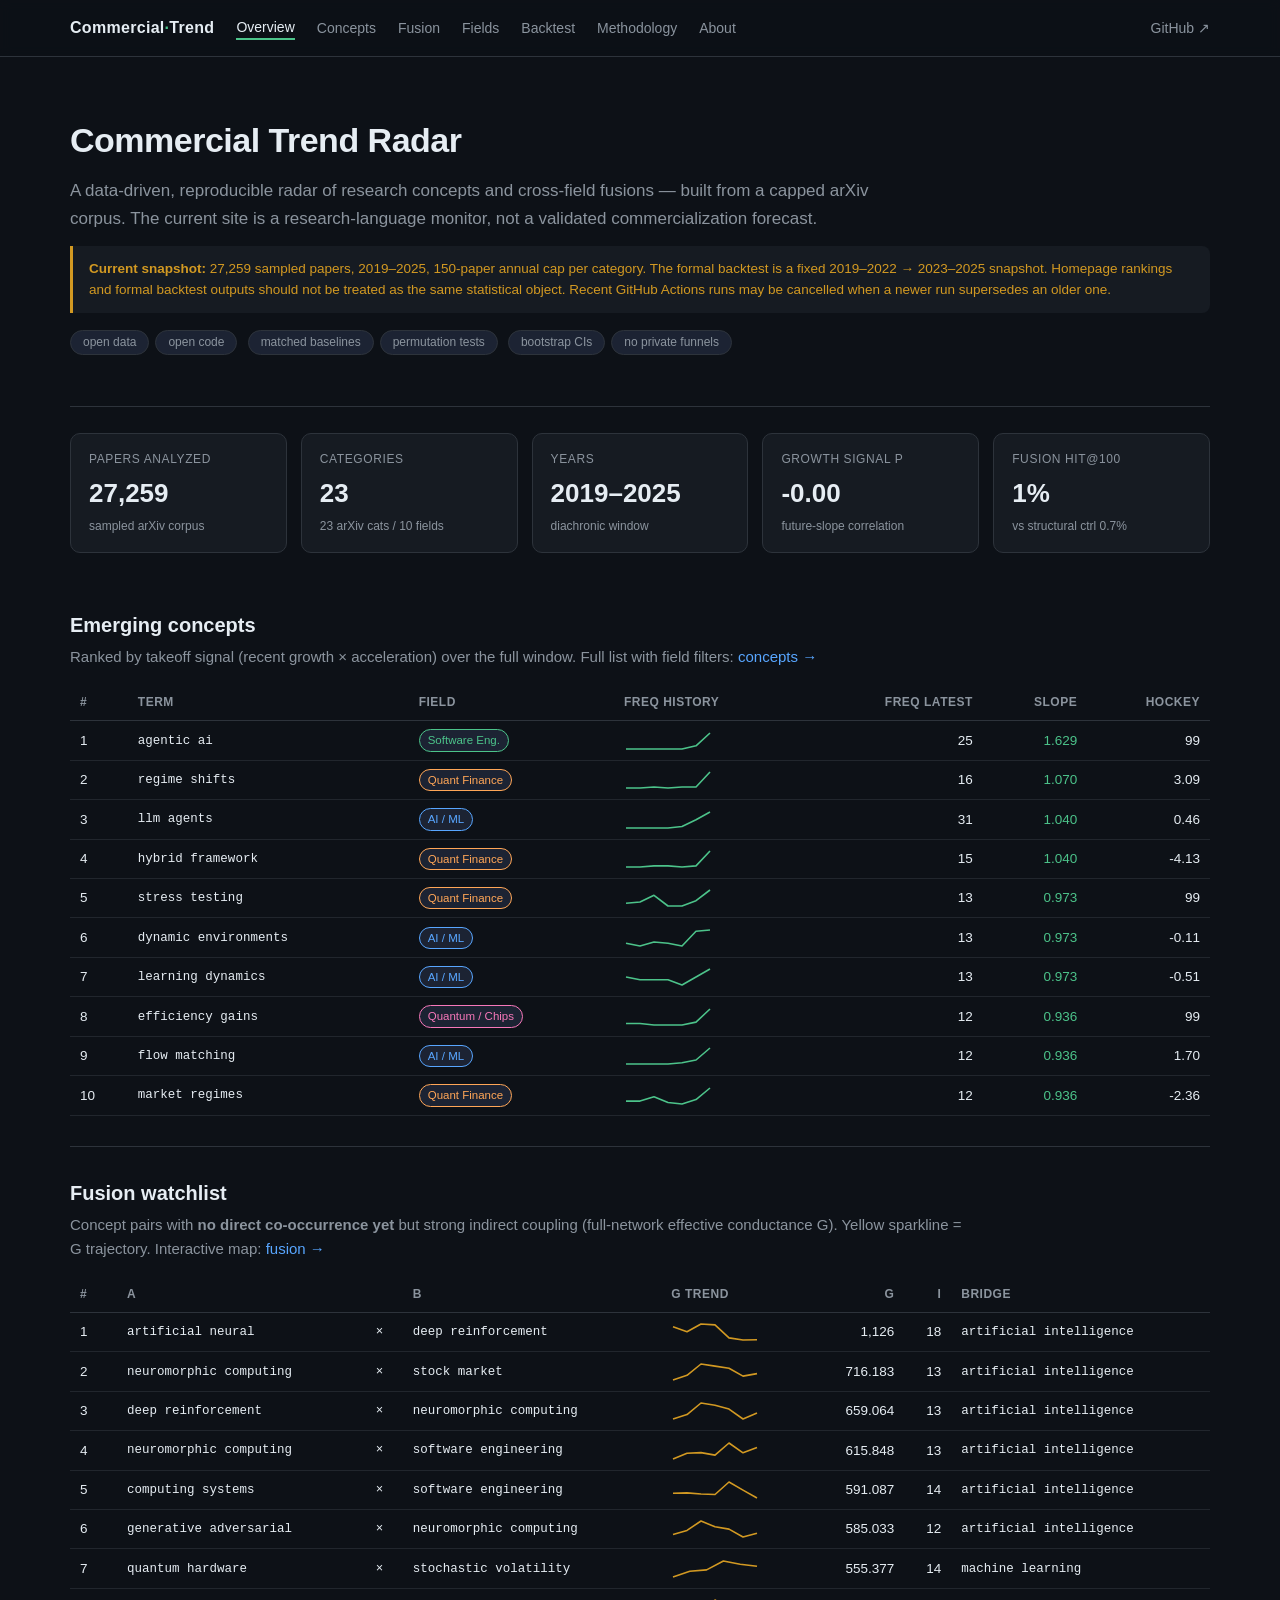
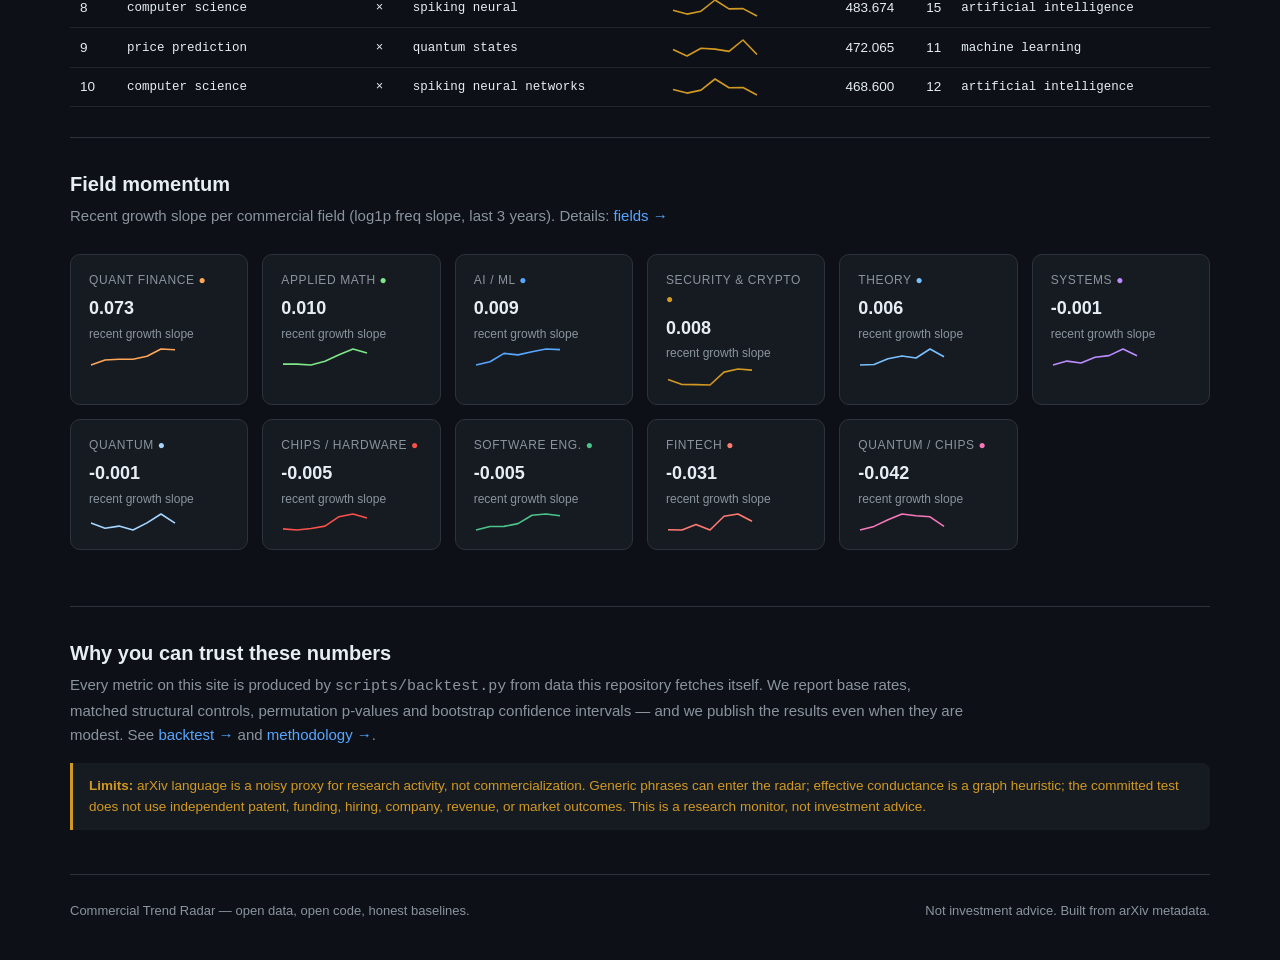
<file: docs/index.html>
<!DOCTYPE html>
<html lang="en"><head>
<meta charset="utf-8"><meta name="viewport" content="width=device-width,initial-scale=1">
<title>Overview — Commercial Trend Radar</title>
<link rel="stylesheet" href="assets/main.css">
<meta name="description" content="Data-driven, backtested watchlist of research areas with commercialization potential, built from arXiv.">
</head><body>
<header class="site"><div class="container nav">
  <a class="brand" href="index.html">Commercial<span class="dot">·</span>Trend</a>
  <a class="nav-link active" href="index.html">Overview</a><a class="nav-link" href="concepts.html">Concepts</a><a class="nav-link" href="fusion.html">Fusion</a><a class="nav-link" href="fields.html">Fields</a><a class="nav-link" href="backtest.html">Backtest</a><a class="nav-link" href="methodology.html">Methodology</a><a class="nav-link" href="about.html">About</a>
  <span class="spacer"></span>
  <a class="nav-link" href="https://github.com/zmath01/commercial-trend">GitHub ↗</a>
</div></header>
<main class="container">
<div class="hero">
  <h1>Commercial Trend Radar</h1>
  <p class="lead">A data-driven, reproducible radar of research concepts and cross-field
  fusions — built from a capped arXiv corpus. The current site is a research-language
  monitor, not a validated commercialization forecast.</p>
  <div class="callout warn"><b>Current snapshot:</b> 27,259 sampled papers, 2019–2025,
  150-paper annual cap per category. The formal backtest is a fixed 2019–2022 →
  2023–2025 snapshot. Homepage rankings and formal backtest outputs should not be
  treated as the same statistical object. Recent GitHub Actions runs may be cancelled
  when a newer run supersedes an older one.</div>
  <p><span class="badge">open data</span><span class="badge">open code</span>
  <span class="badge">matched baselines</span><span class="badge">permutation tests</span>
  <span class="badge">bootstrap CIs</span><span class="badge">no private funnels</span></p>
</div>
<div class="cards"><div class="card"><div class="k">Papers analyzed</div><div class="v">27,259</div><div class="s">sampled arXiv corpus</div></div><div class="card"><div class="k">Categories</div><div class="v">23</div><div class="s">23 arXiv cats / 10 fields</div></div><div class="card"><div class="k">Years</div><div class="v">2019–2025</div><div class="s">diachronic window</div></div><div class="card"><div class="k">Growth signal ρ</div><div class="v">-0.00</div><div class="s">future-slope correlation</div></div><div class="card"><div class="k">Fusion hit@100</div><div class="v">1%</div><div class="s">vs structural ctrl 0.7%</div></div></div>
<section>
  <h2 class="sec">Emerging concepts</h2>
  <p class="sub">Ranked by takeoff signal (recent growth × acceleration) over the full
  window. Full list with field filters: <a href="concepts.html">concepts →</a></p>
  <table><thead><tr><th>#</th><th>term</th><th>field</th><th>freq history</th>
  <th class="num">freq latest</th><th class="num">slope</th><th class="num">hockey</th></tr></thead>
  <tbody><tr>
<td>1</td><td class="mono">agentic ai</td>
<td><span class="tag" style="border-color:#4cc38a;color:#4cc38a">Software Eng.</span></td>
<td><svg class="spark" width="88" height="22" viewBox="0 0 88 22"><polyline points="2.0,19.0 16.0,19.0 30.0,19.0 44.0,19.0 58.0,19.0 72.0,15.8 86.0,3.0" fill="none" stroke="#4cc38a" stroke-width="1.6" stroke-linejoin="round"/></svg></td>
<td class="num">25</td>
<td class="num good">1.629</td>
<td class="num">99</td></tr><tr>
<td>2</td><td class="mono">regime shifts</td>
<td><span class="tag" style="border-color:#ffa657;color:#ffa657">Quant Finance</span></td>
<td><svg class="spark" width="88" height="22" viewBox="0 0 88 22"><polyline points="2.0,19.0 16.0,19.0 30.0,18.0 44.0,19.0 58.0,18.0 72.0,18.0 86.0,3.0" fill="none" stroke="#4cc38a" stroke-width="1.6" stroke-linejoin="round"/></svg></td>
<td class="num">16</td>
<td class="num good">1.070</td>
<td class="num">3.09</td></tr><tr>
<td>3</td><td class="mono">llm agents</td>
<td><span class="tag" style="border-color:#58a6ff;color:#58a6ff">AI / ML</span></td>
<td><svg class="spark" width="88" height="22" viewBox="0 0 88 22"><polyline points="2.0,19.0 16.0,19.0 30.0,19.0 44.0,19.0 58.0,17.5 72.0,10.7 86.0,3.0" fill="none" stroke="#4cc38a" stroke-width="1.6" stroke-linejoin="round"/></svg></td>
<td class="num">31</td>
<td class="num good">1.040</td>
<td class="num">0.46</td></tr><tr>
<td>4</td><td class="mono">hybrid framework</td>
<td><span class="tag" style="border-color:#ffa657;color:#ffa657">Quant Finance</span></td>
<td><svg class="spark" width="88" height="22" viewBox="0 0 88 22"><polyline points="2.0,19.0 16.0,19.0 30.0,17.9 44.0,17.9 58.0,19.0 72.0,17.9 86.0,3.0" fill="none" stroke="#4cc38a" stroke-width="1.6" stroke-linejoin="round"/></svg></td>
<td class="num">15</td>
<td class="num good">1.040</td>
<td class="num">-4.13</td></tr><tr>
<td>5</td><td class="mono">stress testing</td>
<td><span class="tag" style="border-color:#ffa657;color:#ffa657">Quant Finance</span></td>
<td><svg class="spark" width="88" height="22" viewBox="0 0 88 22"><polyline points="2.0,16.3 16.0,15.0 30.0,8.3 44.0,19.0 58.0,19.0 72.0,13.7 86.0,3.0" fill="none" stroke="#4cc38a" stroke-width="1.6" stroke-linejoin="round"/></svg></td>
<td class="num">13</td>
<td class="num good">0.973</td>
<td class="num">99</td></tr><tr>
<td>6</td><td class="mono">dynamic environments</td>
<td><span class="tag" style="border-color:#58a6ff;color:#58a6ff">AI / ML</span></td>
<td><svg class="spark" width="88" height="22" viewBox="0 0 88 22"><polyline points="2.0,16.3 16.0,19.0 30.0,15.0 44.0,16.3 58.0,19.0 72.0,4.3 86.0,3.0" fill="none" stroke="#4cc38a" stroke-width="1.6" stroke-linejoin="round"/></svg></td>
<td class="num">13</td>
<td class="num good">0.973</td>
<td class="num">-0.11</td></tr><tr>
<td>7</td><td class="mono">learning dynamics</td>
<td><span class="tag" style="border-color:#58a6ff;color:#58a6ff">AI / ML</span></td>
<td><svg class="spark" width="88" height="22" viewBox="0 0 88 22"><polyline points="2.0,11.0 16.0,13.7 30.0,13.7 44.0,13.7 58.0,19.0 72.0,11.0 86.0,3.0" fill="none" stroke="#4cc38a" stroke-width="1.6" stroke-linejoin="round"/></svg></td>
<td class="num">13</td>
<td class="num good">0.973</td>
<td class="num">-0.51</td></tr><tr>
<td>8</td><td class="mono">efficiency gains</td>
<td><span class="tag" style="border-color:#f778ba;color:#f778ba">Quantum / Chips</span></td>
<td><svg class="spark" width="88" height="22" viewBox="0 0 88 22"><polyline points="2.0,17.5 16.0,17.5 30.0,19.0 44.0,19.0 58.0,19.0 72.0,16.1 86.0,3.0" fill="none" stroke="#4cc38a" stroke-width="1.6" stroke-linejoin="round"/></svg></td>
<td class="num">12</td>
<td class="num good">0.936</td>
<td class="num">99</td></tr><tr>
<td>9</td><td class="mono">flow matching</td>
<td><span class="tag" style="border-color:#58a6ff;color:#58a6ff">AI / ML</span></td>
<td><svg class="spark" width="88" height="22" viewBox="0 0 88 22"><polyline points="2.0,19.0 16.0,19.0 30.0,19.0 44.0,19.0 58.0,17.7 72.0,15.0 86.0,3.0" fill="none" stroke="#4cc38a" stroke-width="1.6" stroke-linejoin="round"/></svg></td>
<td class="num">12</td>
<td class="num good">0.936</td>
<td class="num">1.70</td></tr><tr>
<td>10</td><td class="mono">market regimes</td>
<td><span class="tag" style="border-color:#ffa657;color:#ffa657">Quant Finance</span></td>
<td><svg class="spark" width="88" height="22" viewBox="0 0 88 22"><polyline points="2.0,16.1 16.0,16.1 30.0,11.7 44.0,17.5 58.0,19.0 72.0,14.6 86.0,3.0" fill="none" stroke="#4cc38a" stroke-width="1.6" stroke-linejoin="round"/></svg></td>
<td class="num">12</td>
<td class="num good">0.936</td>
<td class="num">-2.36</td></tr></tbody></table>
</section>
<section>
  <h2 class="sec">Fusion watchlist</h2>
  <p class="sub">Concept pairs with <b>no direct co-occurrence yet</b> but strong indirect
  coupling (full-network effective conductance G). Yellow sparkline = G trajectory.
  Interactive map: <a href="fusion.html">fusion →</a></p>
  <table><thead><tr><th>#</th><th>A</th><th></th><th>B</th><th>G trend</th>
  <th class="num">G</th><th class="num">I</th><th>bridge</th></tr></thead>
  <tbody><tr>
<td>1</td><td class="mono">artificial neural</td><td class="mono">×</td><td class="mono">deep reinforcement</td>
<td><svg class="spark" width="88" height="22" viewBox="0 0 88 22"><polyline points="2.0,5.8 16.0,10.7 30.0,3.0 44.0,3.9 58.0,16.9 72.0,19.0 86.0,18.7" fill="none" stroke="#d29922" stroke-width="1.6" stroke-linejoin="round"/></svg></td>
<td class="num">1,126</td>
<td class="num">18</td>
<td class="mono muted">artificial intelligence</td></tr><tr>
<td>2</td><td class="mono">neuromorphic computing</td><td class="mono">×</td><td class="mono">stock market</td>
<td><svg class="spark" width="88" height="22" viewBox="0 0 88 22"><polyline points="2.0,19.0 16.0,14.3 30.0,3.0 44.0,5.1 58.0,7.2 72.0,15.1 86.0,12.6" fill="none" stroke="#d29922" stroke-width="1.6" stroke-linejoin="round"/></svg></td>
<td class="num">716.183</td>
<td class="num">13</td>
<td class="mono muted">artificial intelligence</td></tr><tr>
<td>3</td><td class="mono">deep reinforcement</td><td class="mono">×</td><td class="mono">neuromorphic computing</td>
<td><svg class="spark" width="88" height="22" viewBox="0 0 88 22"><polyline points="2.0,18.9 16.0,14.6 30.0,3.0 44.0,5.2 58.0,9.1 72.0,19.0 86.0,13.1" fill="none" stroke="#d29922" stroke-width="1.6" stroke-linejoin="round"/></svg></td>
<td class="num">659.064</td>
<td class="num">13</td>
<td class="mono muted">artificial intelligence</td></tr><tr>
<td>4</td><td class="mono">neuromorphic computing</td><td class="mono">×</td><td class="mono">software engineering</td>
<td><svg class="spark" width="88" height="22" viewBox="0 0 88 22"><polyline points="2.0,19.0 16.0,13.3 30.0,12.6 44.0,15.1 58.0,3.0 72.0,12.8 86.0,7.6" fill="none" stroke="#d29922" stroke-width="1.6" stroke-linejoin="round"/></svg></td>
<td class="num">615.848</td>
<td class="num">13</td>
<td class="mono muted">artificial intelligence</td></tr><tr>
<td>5</td><td class="mono">computing systems</td><td class="mono">×</td><td class="mono">software engineering</td>
<td><svg class="spark" width="88" height="22" viewBox="0 0 88 22"><polyline points="2.0,14.3 16.0,13.9 30.0,15.0 44.0,15.5 58.0,3.0 72.0,11.1 86.0,19.0" fill="none" stroke="#d29922" stroke-width="1.6" stroke-linejoin="round"/></svg></td>
<td class="num">591.087</td>
<td class="num">14</td>
<td class="mono muted">artificial intelligence</td></tr><tr>
<td>6</td><td class="mono">generative adversarial</td><td class="mono">×</td><td class="mono">neuromorphic computing</td>
<td><svg class="spark" width="88" height="22" viewBox="0 0 88 22"><polyline points="2.0,16.4 16.0,12.4 30.0,3.0 44.0,8.8 58.0,11.1 72.0,19.0 86.0,15.2" fill="none" stroke="#d29922" stroke-width="1.6" stroke-linejoin="round"/></svg></td>
<td class="num">585.033</td>
<td class="num">12</td>
<td class="mono muted">artificial intelligence</td></tr><tr>
<td>7</td><td class="mono">quantum hardware</td><td class="mono">×</td><td class="mono">stochastic volatility</td>
<td><svg class="spark" width="88" height="22" viewBox="0 0 88 22"><polyline points="2.0,19.0 18.8,13.2 35.6,11.9 52.4,3.0 69.2,6.2 86.0,8.3" fill="none" stroke="#d29922" stroke-width="1.6" stroke-linejoin="round"/></svg></td>
<td class="num">555.377</td>
<td class="num">14</td>
<td class="mono muted">machine learning</td></tr><tr>
<td>8</td><td class="mono">computer science</td><td class="mono">×</td><td class="mono">spiking neural</td>
<td><svg class="spark" width="88" height="22" viewBox="0 0 88 22"><polyline points="2.0,13.3 16.0,17.1 30.0,14.2 44.0,3.0 58.0,11.9 72.0,11.6 86.0,19.0" fill="none" stroke="#d29922" stroke-width="1.6" stroke-linejoin="round"/></svg></td>
<td class="num">483.674</td>
<td class="num">15</td>
<td class="mono muted">artificial intelligence</td></tr><tr>
<td>9</td><td class="mono">price prediction</td><td class="mono">×</td><td class="mono">quantum states</td>
<td><svg class="spark" width="88" height="22" viewBox="0 0 88 22"><polyline points="2.0,12.5 16.0,19.0 30.0,11.3 44.0,12.1 58.0,14.4 72.0,3.0 86.0,17.5" fill="none" stroke="#d29922" stroke-width="1.6" stroke-linejoin="round"/></svg></td>
<td class="num">472.065</td>
<td class="num">11</td>
<td class="mono muted">machine learning</td></tr><tr>
<td>10</td><td class="mono">computer science</td><td class="mono">×</td><td class="mono">spiking neural networks</td>
<td><svg class="spark" width="88" height="22" viewBox="0 0 88 22"><polyline points="2.0,13.5 16.0,17.1 30.0,14.1 44.0,3.0 58.0,11.8 72.0,11.5 86.0,19.0" fill="none" stroke="#d29922" stroke-width="1.6" stroke-linejoin="round"/></svg></td>
<td class="num">468.600</td>
<td class="num">12</td>
<td class="mono muted">artificial intelligence</td></tr></tbody></table>
</section>
<section>
  <h2 class="sec">Field momentum</h2>
  <p class="sub">Recent growth slope per commercial field (log1p freq slope, last 3 years).
  Details: <a href="fields.html">fields →</a></p>
  <div class="cards"><div class="card">
<div class="k">Quant Finance <span style="color:#ffa657">●</span></div>
<div class="v" style="font-size:18px">0.073</div>
<div class="s">recent growth slope</div>
<svg class="spark" width="88" height="22" viewBox="0 0 88 22"><polyline points="2.0,19.0 16.0,14.0 30.0,13.3 44.0,13.2 58.0,10.3 72.0,3.0 86.0,3.8" fill="none" stroke="#ffa657" stroke-width="1.6" stroke-linejoin="round"/></svg></div><div class="card">
<div class="k">Applied Math <span style="color:#7ee787">●</span></div>
<div class="v" style="font-size:18px">0.010</div>
<div class="s">recent growth slope</div>
<svg class="spark" width="88" height="22" viewBox="0 0 88 22"><polyline points="2.0,18.1 16.0,18.1 30.0,19.0 44.0,15.2 58.0,8.7 72.0,3.0 86.0,7.1" fill="none" stroke="#7ee787" stroke-width="1.6" stroke-linejoin="round"/></svg></div><div class="card">
<div class="k">AI / ML <span style="color:#58a6ff">●</span></div>
<div class="v" style="font-size:18px">0.009</div>
<div class="s">recent growth slope</div>
<svg class="spark" width="88" height="22" viewBox="0 0 88 22"><polyline points="2.0,19.0 16.0,15.7 30.0,7.4 44.0,8.9 58.0,5.7 72.0,3.0 86.0,3.6" fill="none" stroke="#58a6ff" stroke-width="1.6" stroke-linejoin="round"/></svg></div><div class="card">
<div class="k">Security &amp; Crypto <span style="color:#d29922">●</span></div>
<div class="v" style="font-size:18px">0.008</div>
<div class="s">recent growth slope</div>
<svg class="spark" width="88" height="22" viewBox="0 0 88 22"><polyline points="2.0,13.6 16.0,18.5 30.0,18.6 44.0,19.0 58.0,6.1 72.0,3.0 86.0,4.1" fill="none" stroke="#d29922" stroke-width="1.6" stroke-linejoin="round"/></svg></div><div class="card">
<div class="k">Theory <span style="color:#79c0ff">●</span></div>
<div class="v" style="font-size:18px">0.006</div>
<div class="s">recent growth slope</div>
<svg class="spark" width="88" height="22" viewBox="0 0 88 22"><polyline points="2.0,19.0 16.0,18.5 30.0,12.8 44.0,10.0 58.0,12.0 72.0,3.0 86.0,10.8" fill="none" stroke="#79c0ff" stroke-width="1.6" stroke-linejoin="round"/></svg></div><div class="card">
<div class="k">Systems <span style="color:#bc8cff">●</span></div>
<div class="v" style="font-size:18px">-0.001</div>
<div class="s">recent growth slope</div>
<svg class="spark" width="88" height="22" viewBox="0 0 88 22"><polyline points="2.0,19.0 16.0,15.1 30.0,17.0 44.0,11.3 58.0,9.6 72.0,3.0 86.0,9.7" fill="none" stroke="#bc8cff" stroke-width="1.6" stroke-linejoin="round"/></svg></div><div class="card">
<div class="k">Quantum <span style="color:#a5d6ff">●</span></div>
<div class="v" style="font-size:18px">-0.001</div>
<div class="s">recent growth slope</div>
<svg class="spark" width="88" height="22" viewBox="0 0 88 22"><polyline points="2.0,12.1 16.0,17.2 30.0,15.1 44.0,19.0 58.0,11.9 72.0,3.0 86.0,12.1" fill="none" stroke="#a5d6ff" stroke-width="1.6" stroke-linejoin="round"/></svg></div><div class="card">
<div class="k">Chips / Hardware <span style="color:#f85149">●</span></div>
<div class="v" style="font-size:18px">-0.005</div>
<div class="s">recent growth slope</div>
<svg class="spark" width="88" height="22" viewBox="0 0 88 22"><polyline points="2.0,17.9 16.0,19.0 30.0,17.5 44.0,15.1 58.0,5.7 72.0,3.0 86.0,7.0" fill="none" stroke="#f85149" stroke-width="1.6" stroke-linejoin="round"/></svg></div><div class="card">
<div class="k">Software Eng. <span style="color:#4cc38a">●</span></div>
<div class="v" style="font-size:18px">-0.005</div>
<div class="s">recent growth slope</div>
<svg class="spark" width="88" height="22" viewBox="0 0 88 22"><polyline points="2.0,19.0 16.0,15.5 30.0,15.4 44.0,12.6 58.0,4.2 72.0,3.0 86.0,4.8" fill="none" stroke="#4cc38a" stroke-width="1.6" stroke-linejoin="round"/></svg></div><div class="card">
<div class="k">Fintech <span style="color:#ff7b72">●</span></div>
<div class="v" style="font-size:18px">-0.031</div>
<div class="s">recent growth slope</div>
<svg class="spark" width="88" height="22" viewBox="0 0 88 22"><polyline points="2.0,18.8 16.0,19.0 30.0,13.5 44.0,19.0 58.0,5.3 72.0,3.0 86.0,10.2" fill="none" stroke="#ff7b72" stroke-width="1.6" stroke-linejoin="round"/></svg></div><div class="card">
<div class="k">Quantum / Chips <span style="color:#f778ba">●</span></div>
<div class="v" style="font-size:18px">-0.042</div>
<div class="s">recent growth slope</div>
<svg class="spark" width="88" height="22" viewBox="0 0 88 22"><polyline points="2.0,19.0 16.0,15.4 30.0,8.8 44.0,3.0 58.0,4.8 72.0,5.8 86.0,15.3" fill="none" stroke="#f778ba" stroke-width="1.6" stroke-linejoin="round"/></svg></div></div>
</section>
<section>
  <h2 class="sec">Why you can trust these numbers</h2>
  <p class="sub">Every metric on this site is produced by <code>scripts/backtest.py</code>
  from data this repository fetches itself. We report base rates, matched structural
  controls, permutation p-values and bootstrap confidence intervals — and we publish
  the results even when they are modest. See <a href="backtest.html">backtest →</a>
  and <a href="methodology.html">methodology →</a>.</p>
  <div class="callout warn"><b>Limits:</b> arXiv language is a noisy proxy for research
  activity, not commercialization. Generic phrases can enter the radar; effective
  conductance is a graph heuristic; the committed test does not use independent
  patent, funding, hiring, company, revenue, or market outcomes. This is a research
  monitor, not investment advice.</div>
</section>
</main>
<footer><div class="container row">
  <span>Commercial Trend Radar — open data, open code, honest baselines.</span>
  <span>Not investment advice. Built from arXiv metadata.</span>
</div></footer>
</body></html>
</file>
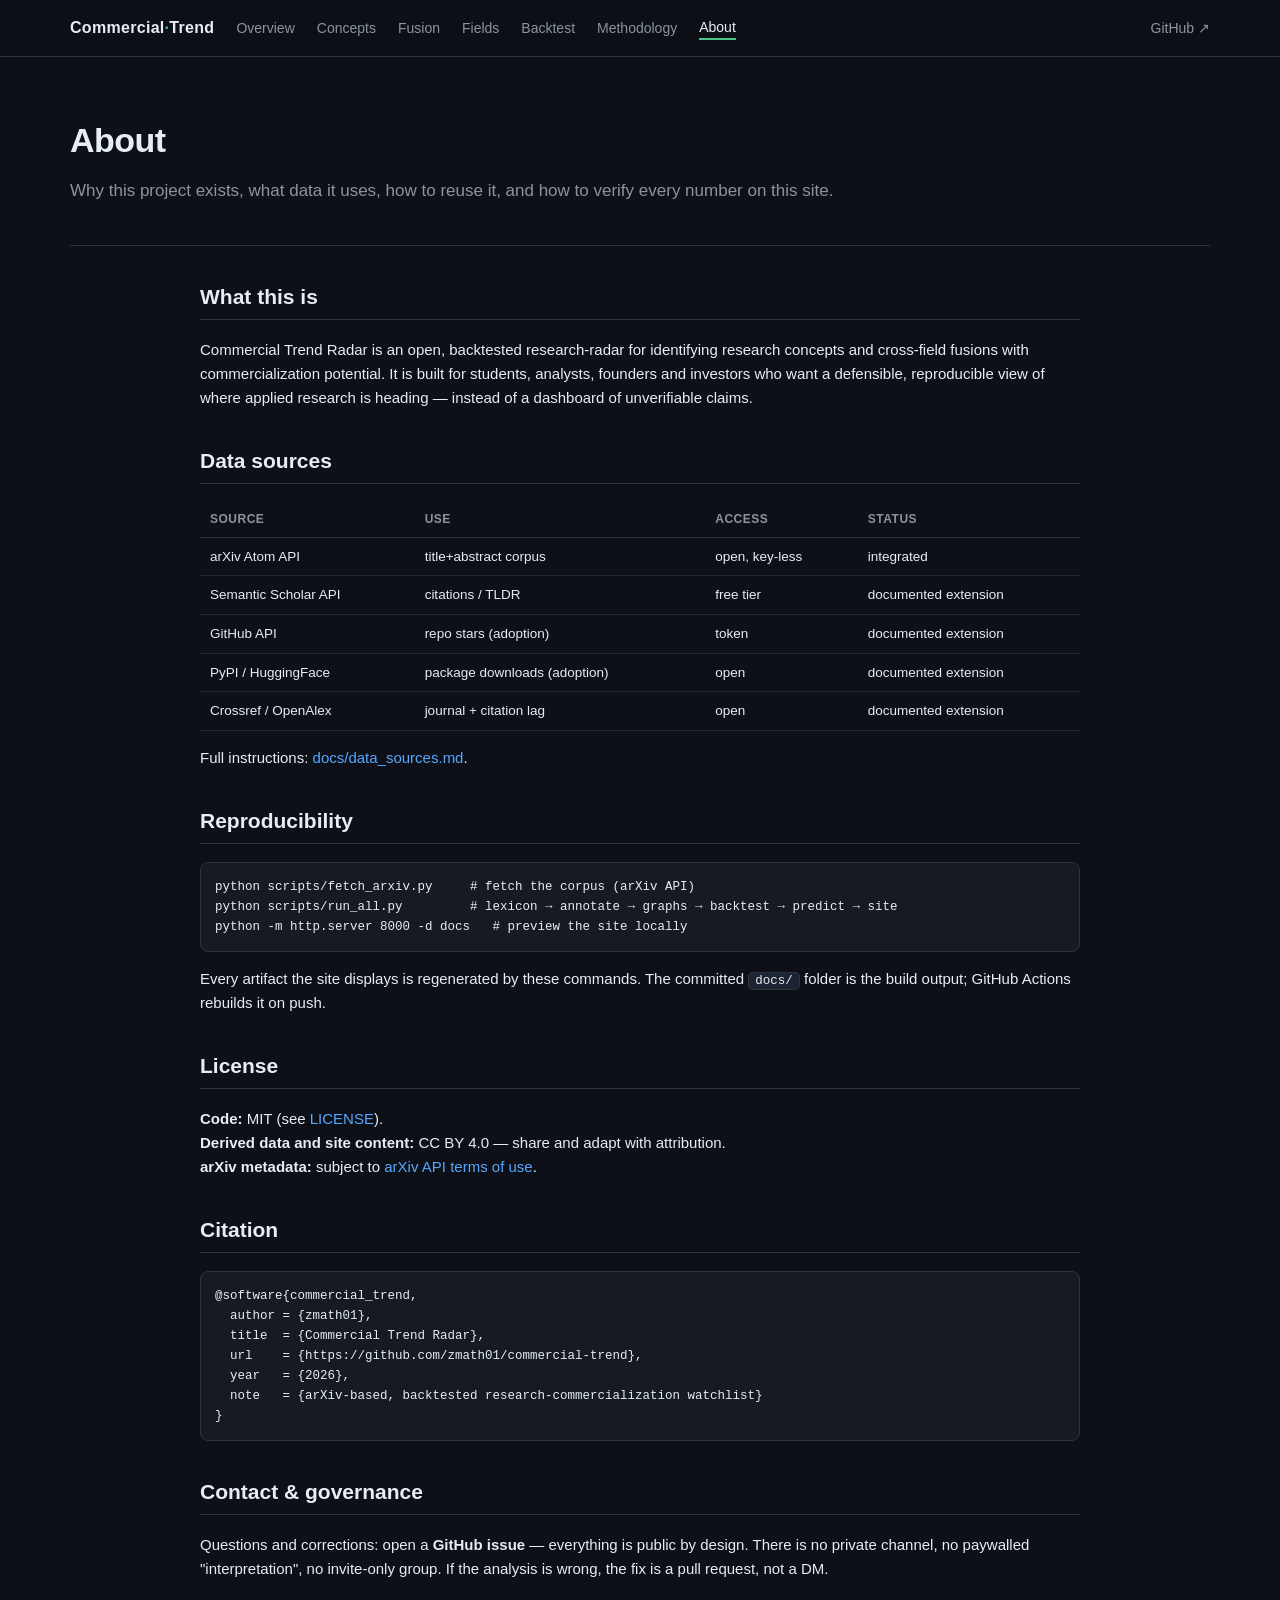
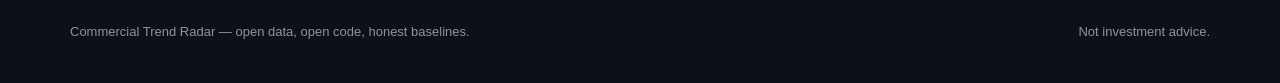
<file: docs/about.html>
<!DOCTYPE html>
<html lang="en"><head>
<meta charset="utf-8"><meta name="viewport" content="width=device-width,initial-scale=1">
<title>About — Commercial Trend Radar</title>
<link rel="stylesheet" href="assets/main.css">
</head><body>
<header class="site"><div class="container nav">
  <a class="brand" href="index.html">Commercial<span class="dot">·</span>Trend</a>
  <a class="nav-link" href="index.html">Overview</a>
  <a class="nav-link" href="concepts.html">Concepts</a>
  <a class="nav-link" href="fusion.html">Fusion</a>
  <a class="nav-link" href="fields.html">Fields</a>
  <a class="nav-link" href="backtest.html">Backtest</a>
  <a class="nav-link" href="methodology.html">Methodology</a>
  <a class="nav-link active" href="about.html">About</a>
  <span class="spacer"></span>
  <a class="nav-link" href="https://github.com/zmath01/commercial-trend">GitHub ↗</a>
</div></header>
<main class="container"><div class="hero">
<h1>About</h1>
<p class="lead">Why this project exists, what data it uses, how to reuse it, and how
to verify every number on this site.</p>
</div>
<div class="prose container" style="max-width:920px">

<h2>What this is</h2>
<p>Commercial Trend Radar is an open, backtested research-radar for identifying
research concepts and cross-field fusions with commercialization potential. It is
built for students, analysts, founders and investors who want a defensible,
reproducible view of where applied research is heading — instead of a dashboard of
unverifiable claims.</p>

<h2>Data sources</h2>
<table><thead><tr><th>source</th><th>use</th><th>access</th><th>status</th></tr></thead>
<tbody>
<tr><td>arXiv Atom API</td><td>title+abstract corpus</td><td>open, key-less</td><td>integrated</td></tr>
<tr><td>Semantic Scholar API</td><td>citations / TLDR</td><td>free tier</td><td>documented extension</td></tr>
<tr><td>GitHub API</td><td>repo stars (adoption)</td><td>token</td><td>documented extension</td></tr>
<tr><td>PyPI / HuggingFace</td><td>package downloads (adoption)</td><td>open</td><td>documented extension</td></tr>
<tr><td>Crossref / OpenAlex</td><td>journal + citation lag</td><td>open</td><td>documented extension</td></tr>
</tbody></table>
<p>Full instructions: <a href="https://github.com/zmath01/commercial-trend/blob/main/docs/data_sources.md">docs/data_sources.md</a>.</p>

<h2>Reproducibility</h2>
<pre>python scripts/fetch_arxiv.py     # fetch the corpus (arXiv API)
python scripts/run_all.py         # lexicon → annotate → graphs → backtest → predict → site
python -m http.server 8000 -d docs   # preview the site locally</pre>
<p>Every artifact the site displays is regenerated by these commands. The committed
<code>docs/</code> folder is the build output; GitHub Actions rebuilds it on push.</p>

<h2>License</h2>
<p><b>Code:</b> MIT (see <a href="https://github.com/zmath01/commercial-trend/blob/main/LICENSE">LICENSE</a>).<br>
<b>Derived data and site content:</b> CC BY 4.0 — share and adapt with attribution.<br>
<b>arXiv metadata:</b> subject to <a href="https://info.arxiv.org/help/api/index.html">arXiv API terms of use</a>.</p>

<h2>Citation</h2>
<pre>@software{commercial_trend,
  author = {zmath01},
  title  = {Commercial Trend Radar},
  url    = {https://github.com/zmath01/commercial-trend},
  year   = {2026},
  note   = {arXiv-based, backtested research-commercialization watchlist}
}</pre>

<h2>Contact &amp; governance</h2>
<p>Questions and corrections: open a <b>GitHub issue</b> — everything is public by
design. There is no private channel, no paywalled "interpretation", no invite-only
group. If the analysis is wrong, the fix is a pull request, not a DM.</p>

</div></main>
<footer><div class="container row">
  <span>Commercial Trend Radar — open data, open code, honest baselines.</span>
  <span>Not investment advice.</span>
</div></footer>
</body></html>
</file>
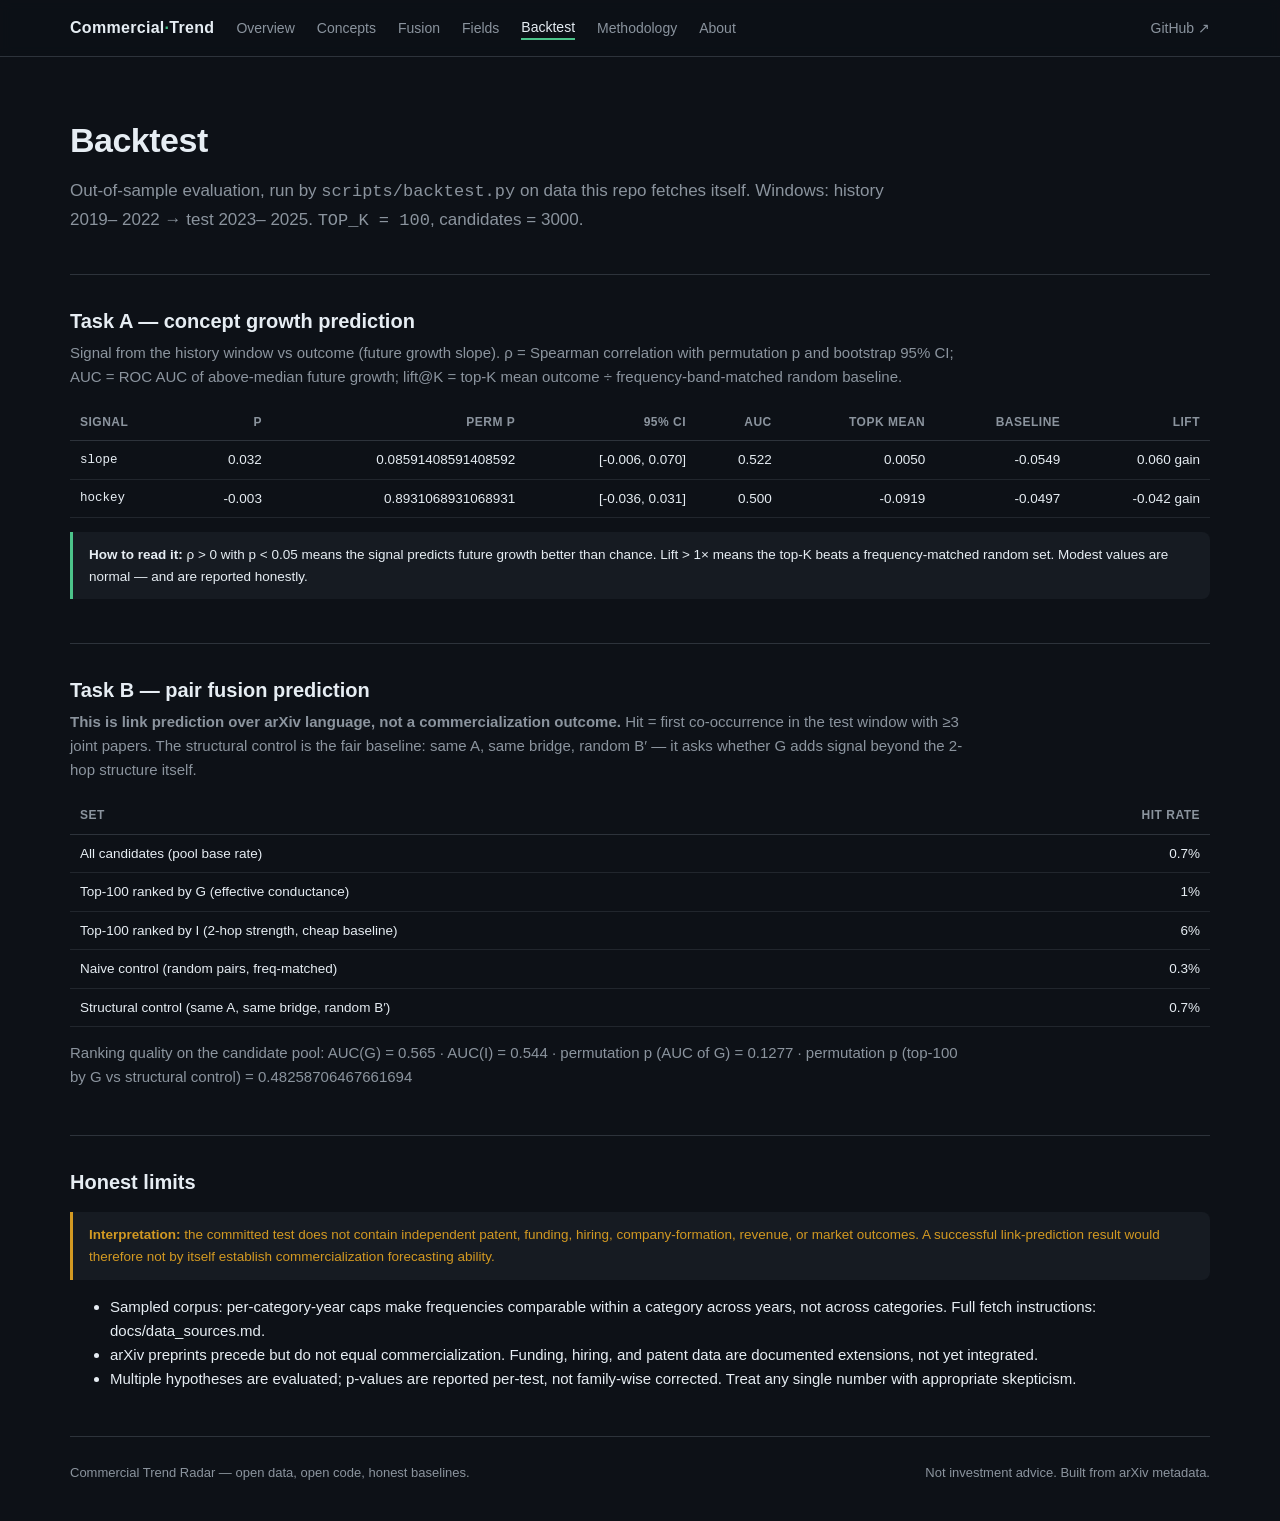
<file: docs/backtest.html>
<!DOCTYPE html>
<html lang="en"><head>
<meta charset="utf-8"><meta name="viewport" content="width=device-width,initial-scale=1">
<title>Backtest — Commercial Trend Radar</title>
<link rel="stylesheet" href="assets/main.css">
<meta name="description" content="Data-driven, backtested watchlist of research areas with commercialization potential, built from arXiv.">
</head><body>
<header class="site"><div class="container nav">
  <a class="brand" href="index.html">Commercial<span class="dot">·</span>Trend</a>
  <a class="nav-link" href="index.html">Overview</a><a class="nav-link" href="concepts.html">Concepts</a><a class="nav-link" href="fusion.html">Fusion</a><a class="nav-link" href="fields.html">Fields</a><a class="nav-link active" href="backtest.html">Backtest</a><a class="nav-link" href="methodology.html">Methodology</a><a class="nav-link" href="about.html">About</a>
  <span class="spacer"></span>
  <a class="nav-link" href="https://github.com/zmath01/commercial-trend">GitHub ↗</a>
</div></header>
<main class="container">
<div class="hero"><h1>Backtest</h1>
<p class="lead">Out-of-sample evaluation, run by <code>scripts/backtest.py</code> on data
this repo fetches itself. Windows: history 2019–
2022 → test 2023–
2025. <code>TOP_K = 100</code>,
candidates = 3000.</p></div>

<section>
<h2 class="sec">Task A — concept growth prediction</h2>
<p class="sub">Signal from the history window vs outcome (future growth slope). ρ =
Spearman correlation with permutation p and bootstrap 95% CI; AUC = ROC AUC of
above-median future growth; lift@K = top-K mean outcome ÷ frequency-band-matched
random baseline.</p>
<table><thead><tr><th>signal</th><th class="num">ρ</th><th class="num">perm p</th>
<th class="num">95% CI</th><th class="num">AUC</th><th class="num">topK mean</th>
<th class="num">baseline</th><th class="num">lift</th></tr></thead>
<tbody><tr><td class="mono">slope</td>
<td class="num">0.032</td>
<td class="num">0.08591408591408592</td>
<td class="num">[-0.006, 0.070]</td>
<td class="num">0.522</td>
<td class="num">0.0050</td>
<td class="num">-0.0549</td>
<td class="num">0.060 gain</td></tr><tr><td class="mono">hockey</td>
<td class="num">-0.003</td>
<td class="num">0.8931068931068931</td>
<td class="num">[-0.036, 0.031]</td>
<td class="num">0.500</td>
<td class="num">-0.0919</td>
<td class="num">-0.0497</td>
<td class="num">-0.042 gain</td></tr></tbody></table>
<div class="callout"><b>How to read it:</b> ρ &gt; 0 with p &lt; 0.05 means the signal
predicts future growth better than chance. Lift &gt; 1× means the top-K beats a
frequency-matched random set. Modest values are normal — and are reported honestly.</div>
</section>

<section>
<h2 class="sec">Task B — pair fusion prediction</h2>
<p class="sub"><b>This is link prediction over arXiv language, not a commercialization outcome.</b>
Hit = first co-occurrence in the test window with ≥3 joint papers.
The structural control is the fair baseline: same A, same bridge, random B′ — it asks
whether G adds signal beyond the 2-hop structure itself.</p>
<table><thead><tr><th>set</th><th class="num">hit rate</th></tr></thead>
<tbody><tr><td>All candidates (pool base rate)</td><td class="num">0.7%</td></tr><tr><td>Top-100 ranked by G (effective conductance)</td><td class="num">1%</td></tr><tr><td>Top-100 ranked by I (2-hop strength, cheap baseline)</td><td class="num">6%</td></tr><tr><td>Naive control (random pairs, freq-matched)</td><td class="num">0.3%</td></tr><tr><td>Structural control (same A, same bridge, random B′)</td><td class="num">0.7%</td></tr></tbody></table>
<p class="sub" style="margin-top:14px">Ranking quality on the candidate pool:
AUC(G) = 0.565 · AUC(I) = 0.544 ·
permutation p (AUC of G) = 0.1277 ·
permutation p (top-100 by G vs structural control) = 0.48258706467661694</p>
</section>

<section>
<h2 class="sec">Honest limits</h2>
<div class="callout warn"><b>Interpretation:</b> the committed test does not contain
independent patent, funding, hiring, company-formation, revenue, or market outcomes.
A successful link-prediction result would therefore not by itself establish
commercialization forecasting ability.</div>
<ul>
<li>Sampled corpus: per-category-year caps make frequencies comparable within a
category across years, not across categories. Full fetch instructions: docs/data_sources.md.</li>
<li>arXiv preprints precede but do not equal commercialization. Funding, hiring, and
patent data are documented extensions, not yet integrated.</li>
<li>Multiple hypotheses are evaluated; p-values are reported per-test, not
family-wise corrected. Treat any single number with appropriate skepticism.</li>
</ul>
</section>
</main>
<footer><div class="container row">
  <span>Commercial Trend Radar — open data, open code, honest baselines.</span>
  <span>Not investment advice. Built from arXiv metadata.</span>
</div></footer>
</body></html>
</file>
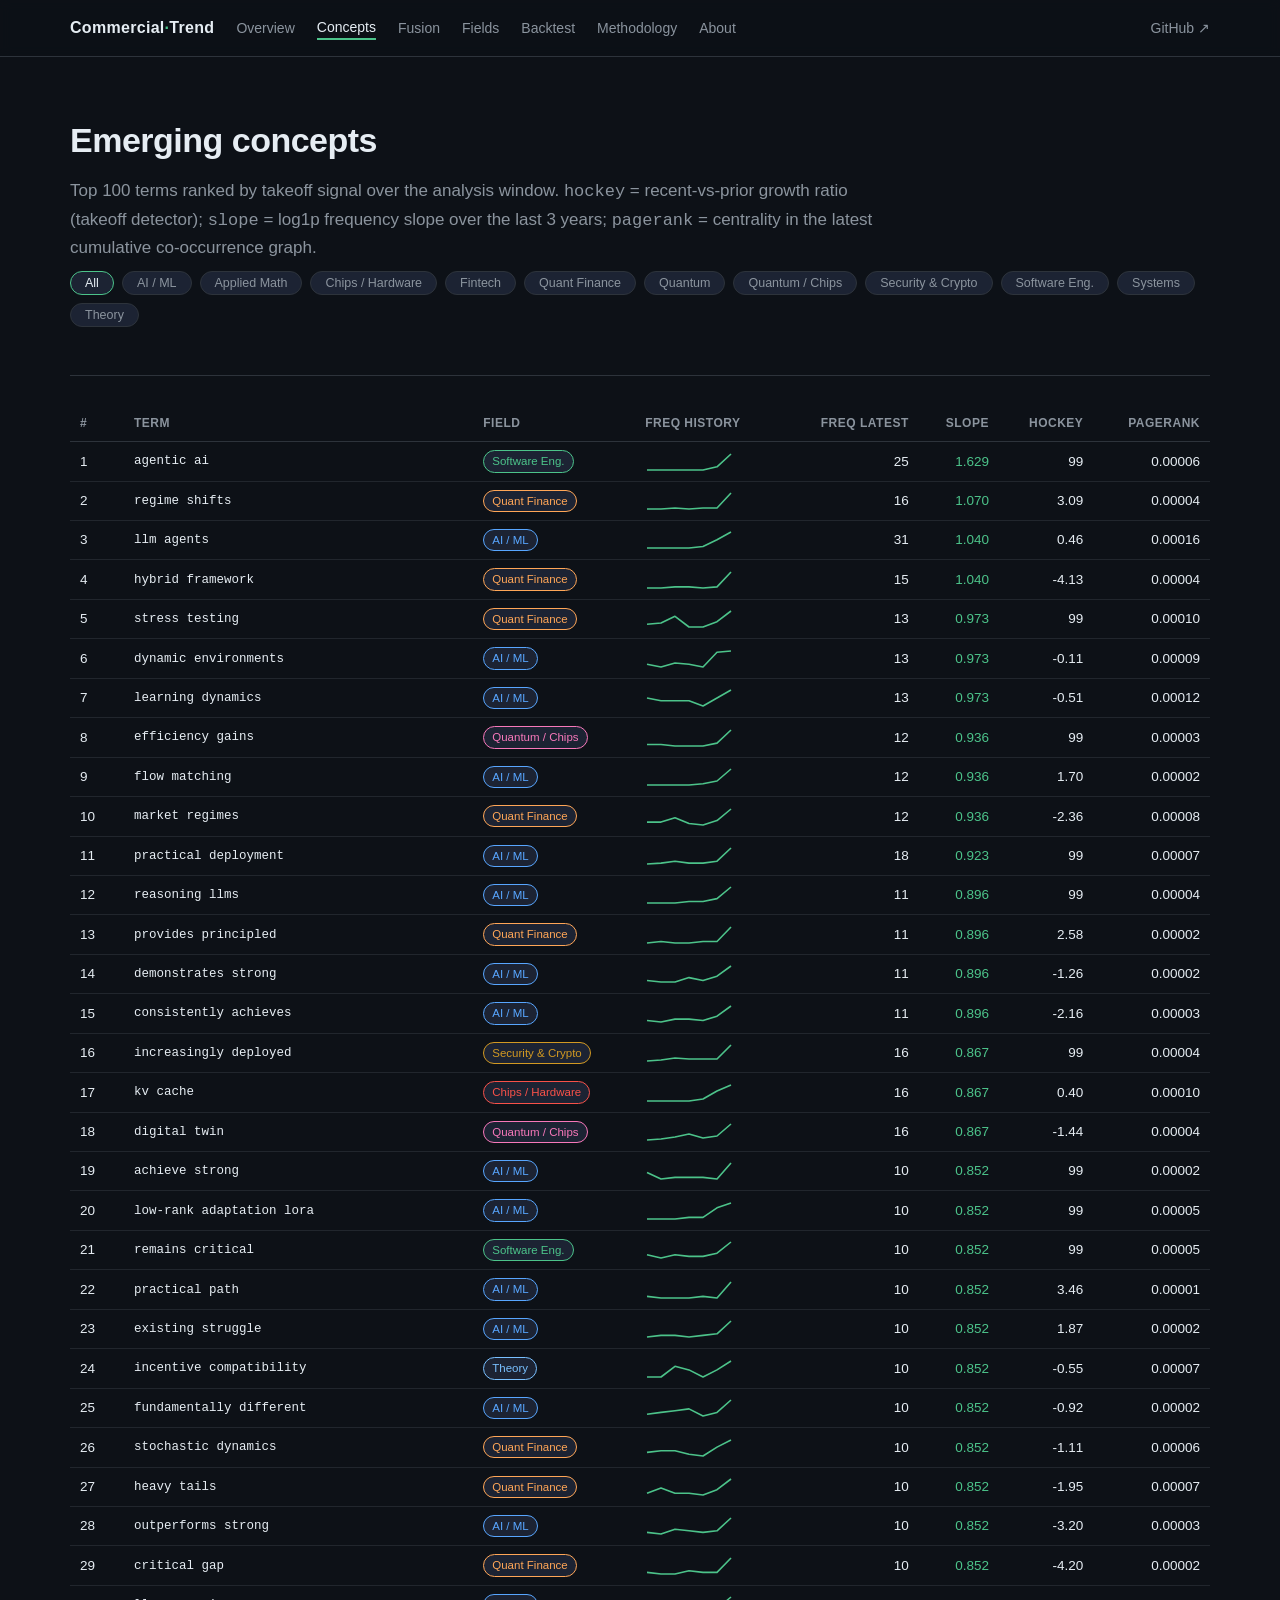
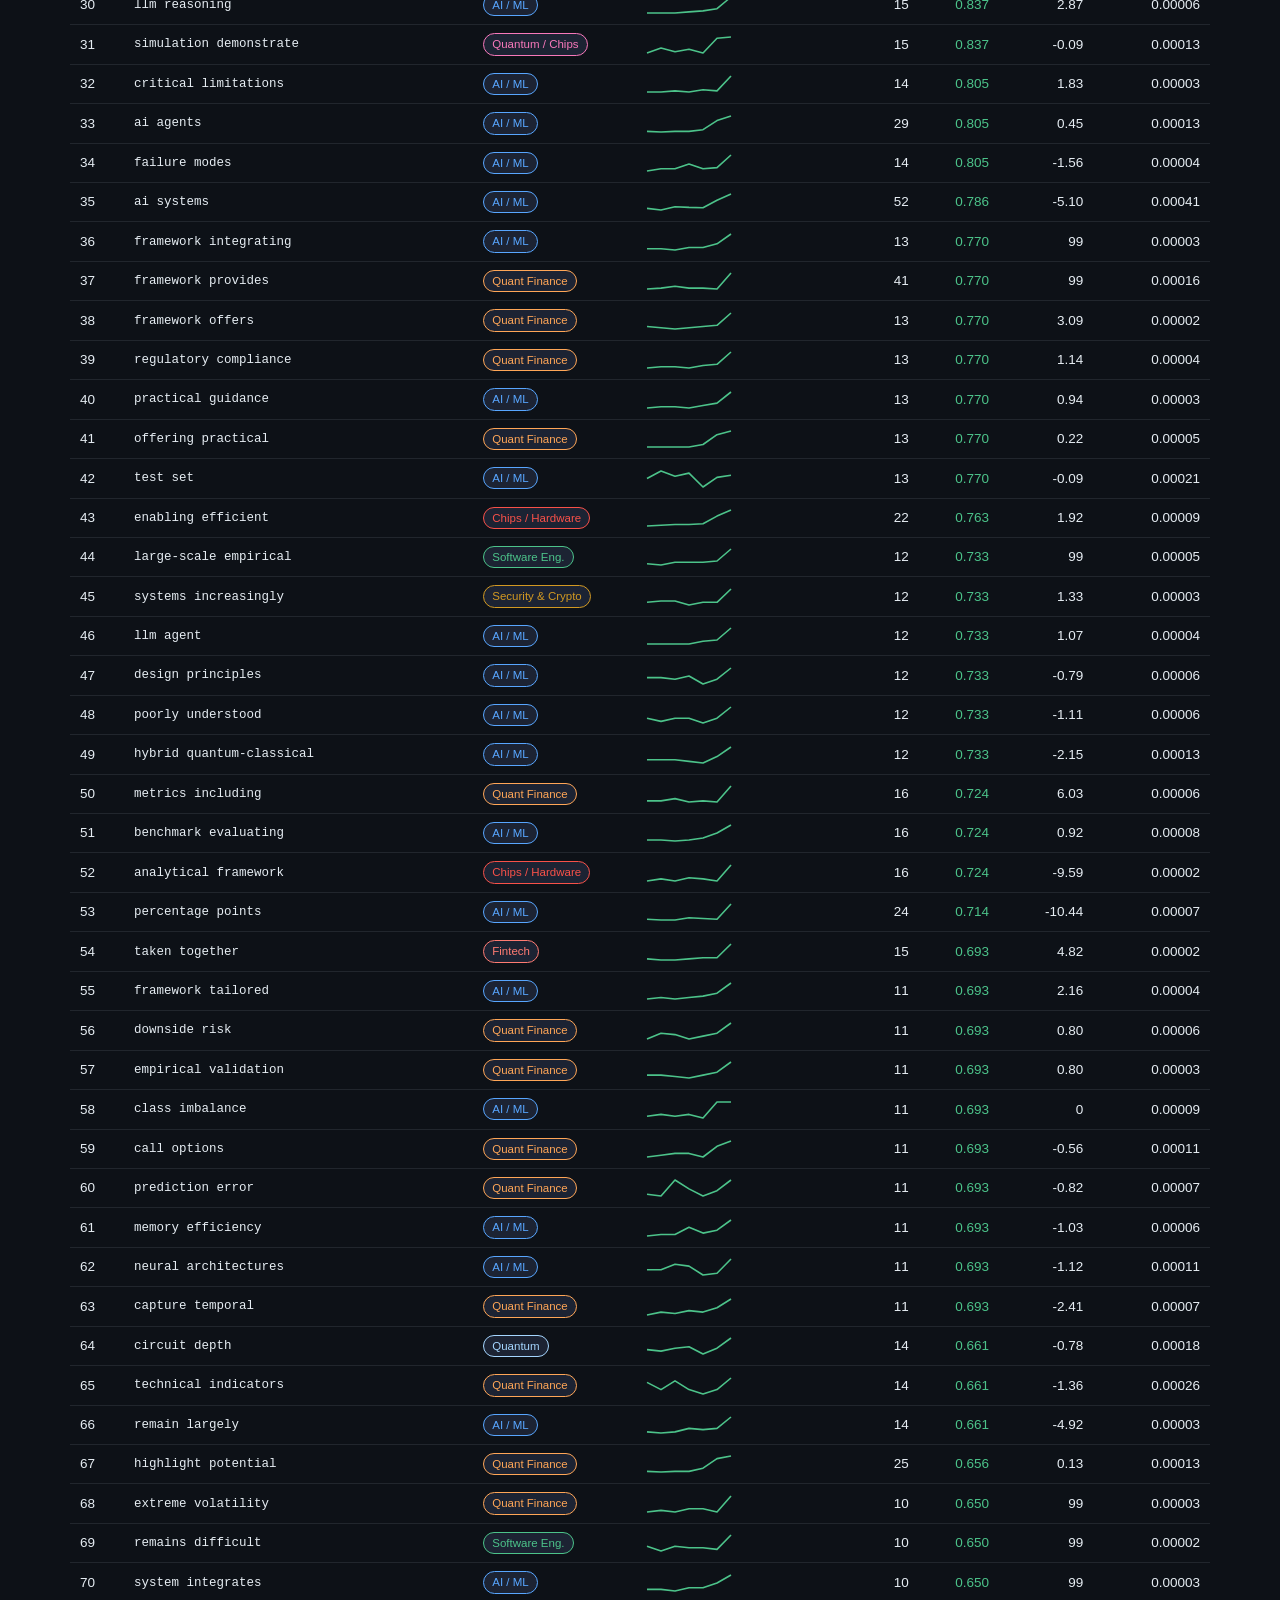
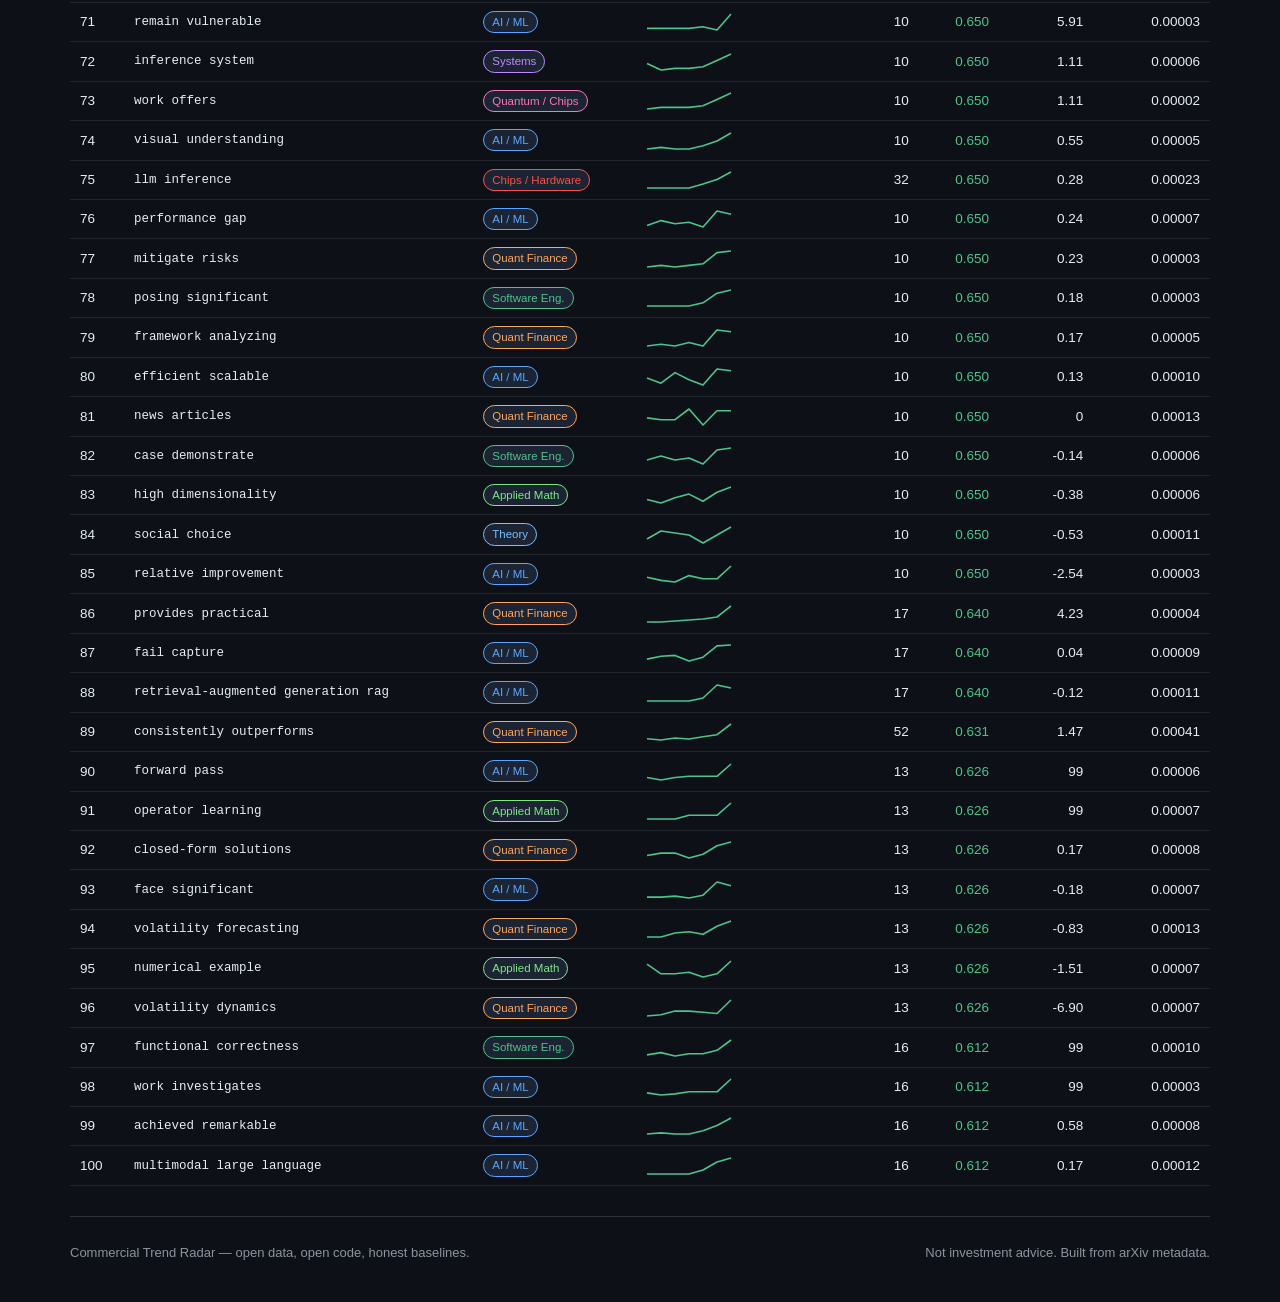
<file: docs/concepts.html>
<!DOCTYPE html>
<html lang="en"><head>
<meta charset="utf-8"><meta name="viewport" content="width=device-width,initial-scale=1">
<title>Concepts — Commercial Trend Radar</title>
<link rel="stylesheet" href="assets/main.css">
<meta name="description" content="Data-driven, backtested watchlist of research areas with commercialization potential, built from arXiv.">
</head><body>
<header class="site"><div class="container nav">
  <a class="brand" href="index.html">Commercial<span class="dot">·</span>Trend</a>
  <a class="nav-link" href="index.html">Overview</a><a class="nav-link active" href="concepts.html">Concepts</a><a class="nav-link" href="fusion.html">Fusion</a><a class="nav-link" href="fields.html">Fields</a><a class="nav-link" href="backtest.html">Backtest</a><a class="nav-link" href="methodology.html">Methodology</a><a class="nav-link" href="about.html">About</a>
  <span class="spacer"></span>
  <a class="nav-link" href="https://github.com/zmath01/commercial-trend">GitHub ↗</a>
</div></header>
<main class="container">
<div class="hero"><h1>Emerging concepts</h1>
<p class="lead">Top 100 terms ranked by takeoff signal over the analysis window.
<code>hockey</code> = recent-vs-prior growth ratio (takeoff detector); <code>slope</code>
= log1p frequency slope over the last 3 years; <code>pagerank</code> = centrality in the
latest cumulative co-occurrence graph.</p>
<div class="filters"><button data-field="All" class="active">All</button><button data-field="AI">AI / ML</button><button data-field="AppliedMath">Applied Math</button><button data-field="Chips">Chips / Hardware</button><button data-field="Fintech">Fintech</button><button data-field="QuantFinance">Quant Finance</button><button data-field="Quantum">Quantum</button><button data-field="QuantumChips">Quantum / Chips</button><button data-field="SecurityCrypto">Security &amp; Crypto</button><button data-field="Software">Software Eng.</button><button data-field="Systems">Systems</button><button data-field="Theory">Theory</button></div></div>
<section><table><thead><tr><th>#</th><th>term</th><th>field</th><th>freq history</th>
<th class="num">freq latest</th><th class="num">slope</th><th class="num">hockey</th>
<th class="num">pagerank</th></tr></thead><tbody><tr data-field="Software">
<td>1</td><td class="mono">agentic ai</td>
<td><span class="tag" style="border-color:#4cc38a;color:#4cc38a">Software Eng.</span></td>
<td><svg class="spark" width="88" height="22" viewBox="0 0 88 22"><polyline points="2.0,19.0 16.0,19.0 30.0,19.0 44.0,19.0 58.0,19.0 72.0,15.8 86.0,3.0" fill="none" stroke="#4cc38a" stroke-width="1.6" stroke-linejoin="round"/></svg></td>
<td class="num">25</td>
<td class="num good">1.629</td>
<td class="num">99</td>
<td class="num">0.00006</td></tr><tr data-field="QuantFinance">
<td>2</td><td class="mono">regime shifts</td>
<td><span class="tag" style="border-color:#ffa657;color:#ffa657">Quant Finance</span></td>
<td><svg class="spark" width="88" height="22" viewBox="0 0 88 22"><polyline points="2.0,19.0 16.0,19.0 30.0,18.0 44.0,19.0 58.0,18.0 72.0,18.0 86.0,3.0" fill="none" stroke="#4cc38a" stroke-width="1.6" stroke-linejoin="round"/></svg></td>
<td class="num">16</td>
<td class="num good">1.070</td>
<td class="num">3.09</td>
<td class="num">0.00004</td></tr><tr data-field="AI">
<td>3</td><td class="mono">llm agents</td>
<td><span class="tag" style="border-color:#58a6ff;color:#58a6ff">AI / ML</span></td>
<td><svg class="spark" width="88" height="22" viewBox="0 0 88 22"><polyline points="2.0,19.0 16.0,19.0 30.0,19.0 44.0,19.0 58.0,17.5 72.0,10.7 86.0,3.0" fill="none" stroke="#4cc38a" stroke-width="1.6" stroke-linejoin="round"/></svg></td>
<td class="num">31</td>
<td class="num good">1.040</td>
<td class="num">0.46</td>
<td class="num">0.00016</td></tr><tr data-field="QuantFinance">
<td>4</td><td class="mono">hybrid framework</td>
<td><span class="tag" style="border-color:#ffa657;color:#ffa657">Quant Finance</span></td>
<td><svg class="spark" width="88" height="22" viewBox="0 0 88 22"><polyline points="2.0,19.0 16.0,19.0 30.0,17.9 44.0,17.9 58.0,19.0 72.0,17.9 86.0,3.0" fill="none" stroke="#4cc38a" stroke-width="1.6" stroke-linejoin="round"/></svg></td>
<td class="num">15</td>
<td class="num good">1.040</td>
<td class="num">-4.13</td>
<td class="num">0.00004</td></tr><tr data-field="QuantFinance">
<td>5</td><td class="mono">stress testing</td>
<td><span class="tag" style="border-color:#ffa657;color:#ffa657">Quant Finance</span></td>
<td><svg class="spark" width="88" height="22" viewBox="0 0 88 22"><polyline points="2.0,16.3 16.0,15.0 30.0,8.3 44.0,19.0 58.0,19.0 72.0,13.7 86.0,3.0" fill="none" stroke="#4cc38a" stroke-width="1.6" stroke-linejoin="round"/></svg></td>
<td class="num">13</td>
<td class="num good">0.973</td>
<td class="num">99</td>
<td class="num">0.00010</td></tr><tr data-field="AI">
<td>6</td><td class="mono">dynamic environments</td>
<td><span class="tag" style="border-color:#58a6ff;color:#58a6ff">AI / ML</span></td>
<td><svg class="spark" width="88" height="22" viewBox="0 0 88 22"><polyline points="2.0,16.3 16.0,19.0 30.0,15.0 44.0,16.3 58.0,19.0 72.0,4.3 86.0,3.0" fill="none" stroke="#4cc38a" stroke-width="1.6" stroke-linejoin="round"/></svg></td>
<td class="num">13</td>
<td class="num good">0.973</td>
<td class="num">-0.11</td>
<td class="num">0.00009</td></tr><tr data-field="AI">
<td>7</td><td class="mono">learning dynamics</td>
<td><span class="tag" style="border-color:#58a6ff;color:#58a6ff">AI / ML</span></td>
<td><svg class="spark" width="88" height="22" viewBox="0 0 88 22"><polyline points="2.0,11.0 16.0,13.7 30.0,13.7 44.0,13.7 58.0,19.0 72.0,11.0 86.0,3.0" fill="none" stroke="#4cc38a" stroke-width="1.6" stroke-linejoin="round"/></svg></td>
<td class="num">13</td>
<td class="num good">0.973</td>
<td class="num">-0.51</td>
<td class="num">0.00012</td></tr><tr data-field="QuantumChips">
<td>8</td><td class="mono">efficiency gains</td>
<td><span class="tag" style="border-color:#f778ba;color:#f778ba">Quantum / Chips</span></td>
<td><svg class="spark" width="88" height="22" viewBox="0 0 88 22"><polyline points="2.0,17.5 16.0,17.5 30.0,19.0 44.0,19.0 58.0,19.0 72.0,16.1 86.0,3.0" fill="none" stroke="#4cc38a" stroke-width="1.6" stroke-linejoin="round"/></svg></td>
<td class="num">12</td>
<td class="num good">0.936</td>
<td class="num">99</td>
<td class="num">0.00003</td></tr><tr data-field="AI">
<td>9</td><td class="mono">flow matching</td>
<td><span class="tag" style="border-color:#58a6ff;color:#58a6ff">AI / ML</span></td>
<td><svg class="spark" width="88" height="22" viewBox="0 0 88 22"><polyline points="2.0,19.0 16.0,19.0 30.0,19.0 44.0,19.0 58.0,17.7 72.0,15.0 86.0,3.0" fill="none" stroke="#4cc38a" stroke-width="1.6" stroke-linejoin="round"/></svg></td>
<td class="num">12</td>
<td class="num good">0.936</td>
<td class="num">1.70</td>
<td class="num">0.00002</td></tr><tr data-field="QuantFinance">
<td>10</td><td class="mono">market regimes</td>
<td><span class="tag" style="border-color:#ffa657;color:#ffa657">Quant Finance</span></td>
<td><svg class="spark" width="88" height="22" viewBox="0 0 88 22"><polyline points="2.0,16.1 16.0,16.1 30.0,11.7 44.0,17.5 58.0,19.0 72.0,14.6 86.0,3.0" fill="none" stroke="#4cc38a" stroke-width="1.6" stroke-linejoin="round"/></svg></td>
<td class="num">12</td>
<td class="num good">0.936</td>
<td class="num">-2.36</td>
<td class="num">0.00008</td></tr><tr data-field="AI">
<td>11</td><td class="mono">practical deployment</td>
<td><span class="tag" style="border-color:#58a6ff;color:#58a6ff">AI / ML</span></td>
<td><svg class="spark" width="88" height="22" viewBox="0 0 88 22"><polyline points="2.0,19.0 16.0,18.1 30.0,16.2 44.0,18.1 58.0,18.1 72.0,16.2 86.0,3.0" fill="none" stroke="#4cc38a" stroke-width="1.6" stroke-linejoin="round"/></svg></td>
<td class="num">18</td>
<td class="num good">0.923</td>
<td class="num">99</td>
<td class="num">0.00007</td></tr><tr data-field="AI">
<td>12</td><td class="mono">reasoning llms</td>
<td><span class="tag" style="border-color:#58a6ff;color:#58a6ff">AI / ML</span></td>
<td><svg class="spark" width="88" height="22" viewBox="0 0 88 22"><polyline points="2.0,19.0 16.0,19.0 30.0,19.0 44.0,17.5 58.0,17.5 72.0,14.6 86.0,3.0" fill="none" stroke="#4cc38a" stroke-width="1.6" stroke-linejoin="round"/></svg></td>
<td class="num">11</td>
<td class="num good">0.896</td>
<td class="num">99</td>
<td class="num">0.00004</td></tr><tr data-field="QuantFinance">
<td>13</td><td class="mono">provides principled</td>
<td><span class="tag" style="border-color:#ffa657;color:#ffa657">Quant Finance</span></td>
<td><svg class="spark" width="88" height="22" viewBox="0 0 88 22"><polyline points="2.0,19.0 16.0,17.5 30.0,19.0 44.0,19.0 58.0,17.5 72.0,17.5 86.0,3.0" fill="none" stroke="#4cc38a" stroke-width="1.6" stroke-linejoin="round"/></svg></td>
<td class="num">11</td>
<td class="num good">0.896</td>
<td class="num">2.58</td>
<td class="num">0.00002</td></tr><tr data-field="AI">
<td>14</td><td class="mono">demonstrates strong</td>
<td><span class="tag" style="border-color:#58a6ff;color:#58a6ff">AI / ML</span></td>
<td><svg class="spark" width="88" height="22" viewBox="0 0 88 22"><polyline points="2.0,17.5 16.0,19.0 30.0,19.0 44.0,14.6 58.0,17.5 72.0,13.2 86.0,3.0" fill="none" stroke="#4cc38a" stroke-width="1.6" stroke-linejoin="round"/></svg></td>
<td class="num">11</td>
<td class="num good">0.896</td>
<td class="num">-1.26</td>
<td class="num">0.00002</td></tr><tr data-field="AI">
<td>15</td><td class="mono">consistently achieves</td>
<td><span class="tag" style="border-color:#58a6ff;color:#58a6ff">AI / ML</span></td>
<td><svg class="spark" width="88" height="22" viewBox="0 0 88 22"><polyline points="2.0,17.5 16.0,19.0 30.0,16.1 44.0,16.1 58.0,17.5 72.0,13.2 86.0,3.0" fill="none" stroke="#4cc38a" stroke-width="1.6" stroke-linejoin="round"/></svg></td>
<td class="num">11</td>
<td class="num good">0.896</td>
<td class="num">-2.16</td>
<td class="num">0.00003</td></tr><tr data-field="SecurityCrypto">
<td>16</td><td class="mono">increasingly deployed</td>
<td><span class="tag" style="border-color:#d29922;color:#d29922">Security &amp; Crypto</span></td>
<td><svg class="spark" width="88" height="22" viewBox="0 0 88 22"><polyline points="2.0,19.0 16.0,18.0 30.0,16.0 44.0,17.0 58.0,17.0 72.0,17.0 86.0,3.0" fill="none" stroke="#4cc38a" stroke-width="1.6" stroke-linejoin="round"/></svg></td>
<td class="num">16</td>
<td class="num good">0.867</td>
<td class="num">99</td>
<td class="num">0.00004</td></tr><tr data-field="Chips">
<td>17</td><td class="mono">kv cache</td>
<td><span class="tag" style="border-color:#f85149;color:#f85149">Chips / Hardware</span></td>
<td><svg class="spark" width="88" height="22" viewBox="0 0 88 22"><polyline points="2.0,19.0 16.0,19.0 30.0,19.0 44.0,19.0 58.0,17.0 72.0,9.0 86.0,3.0" fill="none" stroke="#4cc38a" stroke-width="1.6" stroke-linejoin="round"/></svg></td>
<td class="num">16</td>
<td class="num good">0.867</td>
<td class="num">0.40</td>
<td class="num">0.00010</td></tr><tr data-field="QuantumChips">
<td>18</td><td class="mono">digital twin</td>
<td><span class="tag" style="border-color:#f778ba;color:#f778ba">Quantum / Chips</span></td>
<td><svg class="spark" width="88" height="22" viewBox="0 0 88 22"><polyline points="2.0,19.0 16.0,18.0 30.0,16.0 44.0,13.0 58.0,17.0 72.0,15.0 86.0,3.0" fill="none" stroke="#4cc38a" stroke-width="1.6" stroke-linejoin="round"/></svg></td>
<td class="num">16</td>
<td class="num good">0.867</td>
<td class="num">-1.44</td>
<td class="num">0.00004</td></tr><tr data-field="AI">
<td>19</td><td class="mono">achieve strong</td>
<td><span class="tag" style="border-color:#58a6ff;color:#58a6ff">AI / ML</span></td>
<td><svg class="spark" width="88" height="22" viewBox="0 0 88 22"><polyline points="2.0,12.6 16.0,19.0 30.0,17.4 44.0,17.4 58.0,17.4 72.0,19.0 86.0,3.0" fill="none" stroke="#4cc38a" stroke-width="1.6" stroke-linejoin="round"/></svg></td>
<td class="num">10</td>
<td class="num good">0.852</td>
<td class="num">99</td>
<td class="num">0.00002</td></tr><tr data-field="AI">
<td>20</td><td class="mono">low-rank adaptation lora</td>
<td><span class="tag" style="border-color:#58a6ff;color:#58a6ff">AI / ML</span></td>
<td><svg class="spark" width="88" height="22" viewBox="0 0 88 22"><polyline points="2.0,19.0 16.0,19.0 30.0,19.0 44.0,17.4 58.0,17.4 72.0,7.8 86.0,3.0" fill="none" stroke="#4cc38a" stroke-width="1.6" stroke-linejoin="round"/></svg></td>
<td class="num">10</td>
<td class="num good">0.852</td>
<td class="num">99</td>
<td class="num">0.00005</td></tr><tr data-field="Software">
<td>21</td><td class="mono">remains critical</td>
<td><span class="tag" style="border-color:#4cc38a;color:#4cc38a">Software Eng.</span></td>
<td><svg class="spark" width="88" height="22" viewBox="0 0 88 22"><polyline points="2.0,15.8 16.0,19.0 30.0,15.8 44.0,17.4 58.0,17.4 72.0,14.2 86.0,3.0" fill="none" stroke="#4cc38a" stroke-width="1.6" stroke-linejoin="round"/></svg></td>
<td class="num">10</td>
<td class="num good">0.852</td>
<td class="num">99</td>
<td class="num">0.00005</td></tr><tr data-field="AI">
<td>22</td><td class="mono">practical path</td>
<td><span class="tag" style="border-color:#58a6ff;color:#58a6ff">AI / ML</span></td>
<td><svg class="spark" width="88" height="22" viewBox="0 0 88 22"><polyline points="2.0,17.4 16.0,19.0 30.0,19.0 44.0,19.0 58.0,17.4 72.0,19.0 86.0,3.0" fill="none" stroke="#4cc38a" stroke-width="1.6" stroke-linejoin="round"/></svg></td>
<td class="num">10</td>
<td class="num good">0.852</td>
<td class="num">3.46</td>
<td class="num">0.00001</td></tr><tr data-field="AI">
<td>23</td><td class="mono">existing struggle</td>
<td><span class="tag" style="border-color:#58a6ff;color:#58a6ff">AI / ML</span></td>
<td><svg class="spark" width="88" height="22" viewBox="0 0 88 22"><polyline points="2.0,19.0 16.0,17.4 30.0,17.4 44.0,19.0 58.0,17.4 72.0,15.8 86.0,3.0" fill="none" stroke="#4cc38a" stroke-width="1.6" stroke-linejoin="round"/></svg></td>
<td class="num">10</td>
<td class="num good">0.852</td>
<td class="num">1.87</td>
<td class="num">0.00002</td></tr><tr data-field="Theory">
<td>24</td><td class="mono">incentive compatibility</td>
<td><span class="tag" style="border-color:#79c0ff;color:#79c0ff">Theory</span></td>
<td><svg class="spark" width="88" height="22" viewBox="0 0 88 22"><polyline points="2.0,19.0 16.0,19.0 30.0,8.3 44.0,11.9 58.0,19.0 72.0,11.9 86.0,3.0" fill="none" stroke="#4cc38a" stroke-width="1.6" stroke-linejoin="round"/></svg></td>
<td class="num">10</td>
<td class="num good">0.852</td>
<td class="num">-0.55</td>
<td class="num">0.00007</td></tr><tr data-field="AI">
<td>25</td><td class="mono">fundamentally different</td>
<td><span class="tag" style="border-color:#58a6ff;color:#58a6ff">AI / ML</span></td>
<td><svg class="spark" width="88" height="22" viewBox="0 0 88 22"><polyline points="2.0,17.2 16.0,15.4 30.0,13.7 44.0,11.9 58.0,19.0 72.0,15.4 86.0,3.0" fill="none" stroke="#4cc38a" stroke-width="1.6" stroke-linejoin="round"/></svg></td>
<td class="num">10</td>
<td class="num good">0.852</td>
<td class="num">-0.92</td>
<td class="num">0.00002</td></tr><tr data-field="QuantFinance">
<td>26</td><td class="mono">stochastic dynamics</td>
<td><span class="tag" style="border-color:#ffa657;color:#ffa657">Quant Finance</span></td>
<td><svg class="spark" width="88" height="22" viewBox="0 0 88 22"><polyline points="2.0,15.4 16.0,13.7 30.0,13.7 44.0,17.2 58.0,19.0 72.0,10.1 86.0,3.0" fill="none" stroke="#4cc38a" stroke-width="1.6" stroke-linejoin="round"/></svg></td>
<td class="num">10</td>
<td class="num good">0.852</td>
<td class="num">-1.11</td>
<td class="num">0.00006</td></tr><tr data-field="QuantFinance">
<td>27</td><td class="mono">heavy tails</td>
<td><span class="tag" style="border-color:#ffa657;color:#ffa657">Quant Finance</span></td>
<td><svg class="spark" width="88" height="22" viewBox="0 0 88 22"><polyline points="2.0,17.2 16.0,11.9 30.0,17.2 44.0,17.2 58.0,19.0 72.0,13.7 86.0,3.0" fill="none" stroke="#4cc38a" stroke-width="1.6" stroke-linejoin="round"/></svg></td>
<td class="num">10</td>
<td class="num good">0.852</td>
<td class="num">-1.95</td>
<td class="num">0.00007</td></tr><tr data-field="AI">
<td>28</td><td class="mono">outperforms strong</td>
<td><span class="tag" style="border-color:#58a6ff;color:#58a6ff">AI / ML</span></td>
<td><svg class="spark" width="88" height="22" viewBox="0 0 88 22"><polyline points="2.0,17.4 16.0,19.0 30.0,14.2 44.0,15.8 58.0,17.4 72.0,15.8 86.0,3.0" fill="none" stroke="#4cc38a" stroke-width="1.6" stroke-linejoin="round"/></svg></td>
<td class="num">10</td>
<td class="num good">0.852</td>
<td class="num">-3.20</td>
<td class="num">0.00003</td></tr><tr data-field="QuantFinance">
<td>29</td><td class="mono">critical gap</td>
<td><span class="tag" style="border-color:#ffa657;color:#ffa657">Quant Finance</span></td>
<td><svg class="spark" width="88" height="22" viewBox="0 0 88 22"><polyline points="2.0,17.4 16.0,19.0 30.0,19.0 44.0,15.8 58.0,17.4 72.0,17.4 86.0,3.0" fill="none" stroke="#4cc38a" stroke-width="1.6" stroke-linejoin="round"/></svg></td>
<td class="num">10</td>
<td class="num good">0.852</td>
<td class="num">-4.20</td>
<td class="num">0.00002</td></tr><tr data-field="AI">
<td>30</td><td class="mono">llm reasoning</td>
<td><span class="tag" style="border-color:#58a6ff;color:#58a6ff">AI / ML</span></td>
<td><svg class="spark" width="88" height="22" viewBox="0 0 88 22"><polyline points="2.0,19.0 16.0,19.0 30.0,19.0 44.0,17.9 58.0,16.9 72.0,14.7 86.0,3.0" fill="none" stroke="#4cc38a" stroke-width="1.6" stroke-linejoin="round"/></svg></td>
<td class="num">15</td>
<td class="num good">0.837</td>
<td class="num">2.87</td>
<td class="num">0.00006</td></tr><tr data-field="QuantumChips">
<td>31</td><td class="mono">simulation demonstrate</td>
<td><span class="tag" style="border-color:#f778ba;color:#f778ba">Quantum / Chips</span></td>
<td><svg class="spark" width="88" height="22" viewBox="0 0 88 22"><polyline points="2.0,19.0 16.0,14.1 30.0,17.8 44.0,15.3 58.0,19.0 72.0,4.2 86.0,3.0" fill="none" stroke="#4cc38a" stroke-width="1.6" stroke-linejoin="round"/></svg></td>
<td class="num">15</td>
<td class="num good">0.837</td>
<td class="num">-0.09</td>
<td class="num">0.00013</td></tr><tr data-field="AI">
<td>32</td><td class="mono">critical limitations</td>
<td><span class="tag" style="border-color:#58a6ff;color:#58a6ff">AI / ML</span></td>
<td><svg class="spark" width="88" height="22" viewBox="0 0 88 22"><polyline points="2.0,19.0 16.0,19.0 30.0,17.9 44.0,19.0 58.0,16.7 72.0,17.9 86.0,3.0" fill="none" stroke="#4cc38a" stroke-width="1.6" stroke-linejoin="round"/></svg></td>
<td class="num">14</td>
<td class="num good">0.805</td>
<td class="num">1.83</td>
<td class="num">0.00003</td></tr><tr data-field="AI">
<td>33</td><td class="mono">ai agents</td>
<td><span class="tag" style="border-color:#58a6ff;color:#58a6ff">AI / ML</span></td>
<td><svg class="spark" width="88" height="22" viewBox="0 0 88 22"><polyline points="2.0,18.4 16.0,19.0 30.0,18.4 44.0,18.4 58.0,16.7 72.0,7.6 86.0,3.0" fill="none" stroke="#4cc38a" stroke-width="1.6" stroke-linejoin="round"/></svg></td>
<td class="num">29</td>
<td class="num good">0.805</td>
<td class="num">0.45</td>
<td class="num">0.00013</td></tr><tr data-field="AI">
<td>34</td><td class="mono">failure modes</td>
<td><span class="tag" style="border-color:#58a6ff;color:#58a6ff">AI / ML</span></td>
<td><svg class="spark" width="88" height="22" viewBox="0 0 88 22"><polyline points="2.0,19.0 16.0,16.7 30.0,16.7 44.0,12.1 58.0,16.7 72.0,15.6 86.0,3.0" fill="none" stroke="#4cc38a" stroke-width="1.6" stroke-linejoin="round"/></svg></td>
<td class="num">14</td>
<td class="num good">0.805</td>
<td class="num">-1.56</td>
<td class="num">0.00004</td></tr><tr data-field="AI">
<td>35</td><td class="mono">ai systems</td>
<td><span class="tag" style="border-color:#58a6ff;color:#58a6ff">AI / ML</span></td>
<td><svg class="spark" width="88" height="22" viewBox="0 0 88 22"><polyline points="2.0,17.4 16.0,19.0 30.0,15.7 44.0,16.4 58.0,16.7 72.0,9.2 86.0,3.0" fill="none" stroke="#4cc38a" stroke-width="1.6" stroke-linejoin="round"/></svg></td>
<td class="num">52</td>
<td class="num good">0.786</td>
<td class="num">-5.10</td>
<td class="num">0.00041</td></tr><tr data-field="AI">
<td>36</td><td class="mono">framework integrating</td>
<td><span class="tag" style="border-color:#58a6ff;color:#58a6ff">AI / ML</span></td>
<td><svg class="spark" width="88" height="22" viewBox="0 0 88 22"><polyline points="2.0,17.8 16.0,17.8 30.0,19.0 44.0,16.5 58.0,16.5 72.0,12.8 86.0,3.0" fill="none" stroke="#4cc38a" stroke-width="1.6" stroke-linejoin="round"/></svg></td>
<td class="num">13</td>
<td class="num good">0.770</td>
<td class="num">99</td>
<td class="num">0.00003</td></tr><tr data-field="QuantFinance">
<td>37</td><td class="mono">framework provides</td>
<td><span class="tag" style="border-color:#ffa657;color:#ffa657">Quant Finance</span></td>
<td><svg class="spark" width="88" height="22" viewBox="0 0 88 22"><polyline points="2.0,19.0 16.0,18.1 30.0,16.3 44.0,18.1 58.0,18.1 72.0,19.0 86.0,3.0" fill="none" stroke="#4cc38a" stroke-width="1.6" stroke-linejoin="round"/></svg></td>
<td class="num">41</td>
<td class="num good">0.770</td>
<td class="num">99</td>
<td class="num">0.00016</td></tr><tr data-field="QuantFinance">
<td>38</td><td class="mono">framework offers</td>
<td><span class="tag" style="border-color:#ffa657;color:#ffa657">Quant Finance</span></td>
<td><svg class="spark" width="88" height="22" viewBox="0 0 88 22"><polyline points="2.0,16.5 16.0,17.8 30.0,19.0 44.0,17.8 58.0,16.5 72.0,15.3 86.0,3.0" fill="none" stroke="#4cc38a" stroke-width="1.6" stroke-linejoin="round"/></svg></td>
<td class="num">13</td>
<td class="num good">0.770</td>
<td class="num">3.09</td>
<td class="num">0.00002</td></tr><tr data-field="QuantFinance">
<td>39</td><td class="mono">regulatory compliance</td>
<td><span class="tag" style="border-color:#ffa657;color:#ffa657">Quant Finance</span></td>
<td><svg class="spark" width="88" height="22" viewBox="0 0 88 22"><polyline points="2.0,19.0 16.0,17.8 30.0,17.8 44.0,19.0 58.0,16.5 72.0,15.3 86.0,3.0" fill="none" stroke="#4cc38a" stroke-width="1.6" stroke-linejoin="round"/></svg></td>
<td class="num">13</td>
<td class="num good">0.770</td>
<td class="num">1.14</td>
<td class="num">0.00004</td></tr><tr data-field="AI">
<td>40</td><td class="mono">practical guidance</td>
<td><span class="tag" style="border-color:#58a6ff;color:#58a6ff">AI / ML</span></td>
<td><svg class="spark" width="88" height="22" viewBox="0 0 88 22"><polyline points="2.0,19.0 16.0,17.8 30.0,17.8 44.0,19.0 58.0,16.5 72.0,14.1 86.0,3.0" fill="none" stroke="#4cc38a" stroke-width="1.6" stroke-linejoin="round"/></svg></td>
<td class="num">13</td>
<td class="num good">0.770</td>
<td class="num">0.94</td>
<td class="num">0.00003</td></tr><tr data-field="QuantFinance">
<td>41</td><td class="mono">offering practical</td>
<td><span class="tag" style="border-color:#ffa657;color:#ffa657">Quant Finance</span></td>
<td><svg class="spark" width="88" height="22" viewBox="0 0 88 22"><polyline points="2.0,19.0 16.0,19.0 30.0,19.0 44.0,19.0 58.0,16.5 72.0,6.7 86.0,3.0" fill="none" stroke="#4cc38a" stroke-width="1.6" stroke-linejoin="round"/></svg></td>
<td class="num">13</td>
<td class="num good">0.770</td>
<td class="num">0.22</td>
<td class="num">0.00005</td></tr><tr data-field="AI">
<td>42</td><td class="mono">test set</td>
<td><span class="tag" style="border-color:#58a6ff;color:#58a6ff">AI / ML</span></td>
<td><svg class="spark" width="88" height="22" viewBox="0 0 88 22"><polyline points="2.0,10.5 16.0,3.0 30.0,8.3 44.0,5.1 58.0,19.0 72.0,9.4 86.0,7.3" fill="none" stroke="#4cc38a" stroke-width="1.6" stroke-linejoin="round"/></svg></td>
<td class="num">13</td>
<td class="num good">0.770</td>
<td class="num">-0.09</td>
<td class="num">0.00021</td></tr><tr data-field="Chips">
<td>43</td><td class="mono">enabling efficient</td>
<td><span class="tag" style="border-color:#f85149;color:#f85149">Chips / Hardware</span></td>
<td><svg class="spark" width="88" height="22" viewBox="0 0 88 22"><polyline points="2.0,19.0 16.0,18.2 30.0,17.5 44.0,17.5 58.0,16.7 72.0,9.1 86.0,3.0" fill="none" stroke="#4cc38a" stroke-width="1.6" stroke-linejoin="round"/></svg></td>
<td class="num">22</td>
<td class="num good">0.763</td>
<td class="num">1.92</td>
<td class="num">0.00009</td></tr><tr data-field="Software">
<td>44</td><td class="mono">large-scale empirical</td>
<td><span class="tag" style="border-color:#4cc38a;color:#4cc38a">Software Eng.</span></td>
<td><svg class="spark" width="88" height="22" viewBox="0 0 88 22"><polyline points="2.0,17.7 16.0,19.0 30.0,16.3 44.0,16.3 58.0,16.3 72.0,15.0 86.0,3.0" fill="none" stroke="#4cc38a" stroke-width="1.6" stroke-linejoin="round"/></svg></td>
<td class="num">12</td>
<td class="num good">0.733</td>
<td class="num">99</td>
<td class="num">0.00005</td></tr><tr data-field="SecurityCrypto">
<td>45</td><td class="mono">systems increasingly</td>
<td><span class="tag" style="border-color:#d29922;color:#d29922">Security &amp; Crypto</span></td>
<td><svg class="spark" width="88" height="22" viewBox="0 0 88 22"><polyline points="2.0,16.3 16.0,15.0 30.0,15.0 44.0,19.0 58.0,16.3 72.0,16.3 86.0,3.0" fill="none" stroke="#4cc38a" stroke-width="1.6" stroke-linejoin="round"/></svg></td>
<td class="num">12</td>
<td class="num good">0.733</td>
<td class="num">1.33</td>
<td class="num">0.00003</td></tr><tr data-field="AI">
<td>46</td><td class="mono">llm agent</td>
<td><span class="tag" style="border-color:#58a6ff;color:#58a6ff">AI / ML</span></td>
<td><svg class="spark" width="88" height="22" viewBox="0 0 88 22"><polyline points="2.0,19.0 16.0,19.0 30.0,19.0 44.0,19.0 58.0,16.3 72.0,15.0 86.0,3.0" fill="none" stroke="#4cc38a" stroke-width="1.6" stroke-linejoin="round"/></svg></td>
<td class="num">12</td>
<td class="num good">0.733</td>
<td class="num">1.07</td>
<td class="num">0.00004</td></tr><tr data-field="AI">
<td>47</td><td class="mono">design principles</td>
<td><span class="tag" style="border-color:#58a6ff;color:#58a6ff">AI / ML</span></td>
<td><svg class="spark" width="88" height="22" viewBox="0 0 88 22"><polyline points="2.0,12.6 16.0,12.6 30.0,14.2 44.0,11.0 58.0,19.0 72.0,14.2 86.0,3.0" fill="none" stroke="#4cc38a" stroke-width="1.6" stroke-linejoin="round"/></svg></td>
<td class="num">12</td>
<td class="num good">0.733</td>
<td class="num">-0.79</td>
<td class="num">0.00006</td></tr><tr data-field="AI">
<td>48</td><td class="mono">poorly understood</td>
<td><span class="tag" style="border-color:#58a6ff;color:#58a6ff">AI / ML</span></td>
<td><svg class="spark" width="88" height="22" viewBox="0 0 88 22"><polyline points="2.0,14.2 16.0,17.4 30.0,14.2 44.0,14.2 58.0,19.0 72.0,14.2 86.0,3.0" fill="none" stroke="#4cc38a" stroke-width="1.6" stroke-linejoin="round"/></svg></td>
<td class="num">12</td>
<td class="num good">0.733</td>
<td class="num">-1.11</td>
<td class="num">0.00006</td></tr><tr data-field="AI">
<td>49</td><td class="mono">hybrid quantum-classical</td>
<td><span class="tag" style="border-color:#58a6ff;color:#58a6ff">AI / ML</span></td>
<td><svg class="spark" width="88" height="22" viewBox="0 0 88 22"><polyline points="2.0,15.8 16.0,15.8 30.0,15.8 44.0,17.4 58.0,19.0 72.0,12.6 86.0,3.0" fill="none" stroke="#4cc38a" stroke-width="1.6" stroke-linejoin="round"/></svg></td>
<td class="num">12</td>
<td class="num good">0.733</td>
<td class="num">-2.15</td>
<td class="num">0.00013</td></tr><tr data-field="QuantFinance">
<td>50</td><td class="mono">metrics including</td>
<td><span class="tag" style="border-color:#ffa657;color:#ffa657">Quant Finance</span></td>
<td><svg class="spark" width="88" height="22" viewBox="0 0 88 22"><polyline points="2.0,17.9 16.0,17.9 30.0,15.6 44.0,19.0 58.0,17.9 72.0,19.0 86.0,3.0" fill="none" stroke="#4cc38a" stroke-width="1.6" stroke-linejoin="round"/></svg></td>
<td class="num">16</td>
<td class="num good">0.724</td>
<td class="num">6.03</td>
<td class="num">0.00006</td></tr><tr data-field="AI">
<td>51</td><td class="mono">benchmark evaluating</td>
<td><span class="tag" style="border-color:#58a6ff;color:#58a6ff">AI / ML</span></td>
<td><svg class="spark" width="88" height="22" viewBox="0 0 88 22"><polyline points="2.0,18.0 16.0,18.0 30.0,19.0 44.0,18.0 58.0,16.0 72.0,11.0 86.0,3.0" fill="none" stroke="#4cc38a" stroke-width="1.6" stroke-linejoin="round"/></svg></td>
<td class="num">16</td>
<td class="num good">0.724</td>
<td class="num">0.92</td>
<td class="num">0.00008</td></tr><tr data-field="Chips">
<td>52</td><td class="mono">analytical framework</td>
<td><span class="tag" style="border-color:#f85149;color:#f85149">Chips / Hardware</span></td>
<td><svg class="spark" width="88" height="22" viewBox="0 0 88 22"><polyline points="2.0,19.0 16.0,16.9 30.0,19.0 44.0,15.8 58.0,16.9 72.0,19.0 86.0,3.0" fill="none" stroke="#4cc38a" stroke-width="1.6" stroke-linejoin="round"/></svg></td>
<td class="num">16</td>
<td class="num good">0.724</td>
<td class="num">-9.59</td>
<td class="num">0.00002</td></tr><tr data-field="AI">
<td>53</td><td class="mono">percentage points</td>
<td><span class="tag" style="border-color:#58a6ff;color:#58a6ff">AI / ML</span></td>
<td><svg class="spark" width="88" height="22" viewBox="0 0 88 22"><polyline points="2.0,18.2 16.0,19.0 30.0,19.0 44.0,16.7 58.0,17.5 72.0,18.2 86.0,3.0" fill="none" stroke="#4cc38a" stroke-width="1.6" stroke-linejoin="round"/></svg></td>
<td class="num">24</td>
<td class="num good">0.714</td>
<td class="num">-10.44</td>
<td class="num">0.00007</td></tr><tr data-field="Fintech">
<td>54</td><td class="mono">taken together</td>
<td><span class="tag" style="border-color:#ff7b72;color:#ff7b72">Fintech</span></td>
<td><svg class="spark" width="88" height="22" viewBox="0 0 88 22"><polyline points="2.0,17.9 16.0,19.0 30.0,19.0 44.0,17.9 58.0,16.7 72.0,16.7 86.0,3.0" fill="none" stroke="#4cc38a" stroke-width="1.6" stroke-linejoin="round"/></svg></td>
<td class="num">15</td>
<td class="num good">0.693</td>
<td class="num">4.82</td>
<td class="num">0.00002</td></tr><tr data-field="AI">
<td>55</td><td class="mono">framework tailored</td>
<td><span class="tag" style="border-color:#58a6ff;color:#58a6ff">AI / ML</span></td>
<td><svg class="spark" width="88" height="22" viewBox="0 0 88 22"><polyline points="2.0,19.0 16.0,17.5 30.0,19.0 44.0,17.5 58.0,16.1 72.0,13.2 86.0,3.0" fill="none" stroke="#4cc38a" stroke-width="1.6" stroke-linejoin="round"/></svg></td>
<td class="num">11</td>
<td class="num good">0.693</td>
<td class="num">2.16</td>
<td class="num">0.00004</td></tr><tr data-field="QuantFinance">
<td>56</td><td class="mono">downside risk</td>
<td><span class="tag" style="border-color:#ffa657;color:#ffa657">Quant Finance</span></td>
<td><svg class="spark" width="88" height="22" viewBox="0 0 88 22"><polyline points="2.0,19.0 16.0,13.2 30.0,14.6 44.0,19.0 58.0,16.1 72.0,13.2 86.0,3.0" fill="none" stroke="#4cc38a" stroke-width="1.6" stroke-linejoin="round"/></svg></td>
<td class="num">11</td>
<td class="num good">0.693</td>
<td class="num">0.80</td>
<td class="num">0.00006</td></tr><tr data-field="QuantFinance">
<td>57</td><td class="mono">empirical validation</td>
<td><span class="tag" style="border-color:#ffa657;color:#ffa657">Quant Finance</span></td>
<td><svg class="spark" width="88" height="22" viewBox="0 0 88 22"><polyline points="2.0,16.1 16.0,16.1 30.0,17.5 44.0,19.0 58.0,16.1 72.0,13.2 86.0,3.0" fill="none" stroke="#4cc38a" stroke-width="1.6" stroke-linejoin="round"/></svg></td>
<td class="num">11</td>
<td class="num good">0.693</td>
<td class="num">0.80</td>
<td class="num">0.00003</td></tr><tr data-field="AI">
<td>58</td><td class="mono">class imbalance</td>
<td><span class="tag" style="border-color:#58a6ff;color:#58a6ff">AI / ML</span></td>
<td><svg class="spark" width="88" height="22" viewBox="0 0 88 22"><polyline points="2.0,17.2 16.0,15.4 30.0,17.2 44.0,15.4 58.0,19.0 72.0,3.0 86.0,3.0" fill="none" stroke="#4cc38a" stroke-width="1.6" stroke-linejoin="round"/></svg></td>
<td class="num">11</td>
<td class="num good">0.693</td>
<td class="num">0</td>
<td class="num">0.00009</td></tr><tr data-field="QuantFinance">
<td>59</td><td class="mono">call options</td>
<td><span class="tag" style="border-color:#ffa657;color:#ffa657">Quant Finance</span></td>
<td><svg class="spark" width="88" height="22" viewBox="0 0 88 22"><polyline points="2.0,19.0 16.0,17.2 30.0,15.4 44.0,15.4 58.0,19.0 72.0,8.3 86.0,3.0" fill="none" stroke="#4cc38a" stroke-width="1.6" stroke-linejoin="round"/></svg></td>
<td class="num">11</td>
<td class="num good">0.693</td>
<td class="num">-0.56</td>
<td class="num">0.00011</td></tr><tr data-field="QuantFinance">
<td>60</td><td class="mono">prediction error</td>
<td><span class="tag" style="border-color:#ffa657;color:#ffa657">Quant Finance</span></td>
<td><svg class="spark" width="88" height="22" viewBox="0 0 88 22"><polyline points="2.0,17.2 16.0,19.0 30.0,3.0 44.0,11.9 58.0,19.0 72.0,13.7 86.0,3.0" fill="none" stroke="#4cc38a" stroke-width="1.6" stroke-linejoin="round"/></svg></td>
<td class="num">11</td>
<td class="num good">0.693</td>
<td class="num">-0.82</td>
<td class="num">0.00007</td></tr><tr data-field="AI">
<td>61</td><td class="mono">memory efficiency</td>
<td><span class="tag" style="border-color:#58a6ff;color:#58a6ff">AI / ML</span></td>
<td><svg class="spark" width="88" height="22" viewBox="0 0 88 22"><polyline points="2.0,19.0 16.0,17.5 30.0,17.5 44.0,10.3 58.0,16.1 72.0,13.2 86.0,3.0" fill="none" stroke="#4cc38a" stroke-width="1.6" stroke-linejoin="round"/></svg></td>
<td class="num">11</td>
<td class="num good">0.693</td>
<td class="num">-1.03</td>
<td class="num">0.00006</td></tr><tr data-field="AI">
<td>62</td><td class="mono">neural architectures</td>
<td><span class="tag" style="border-color:#58a6ff;color:#58a6ff">AI / ML</span></td>
<td><svg class="spark" width="88" height="22" viewBox="0 0 88 22"><polyline points="2.0,13.7 16.0,13.7 30.0,8.3 44.0,10.1 58.0,19.0 72.0,17.2 86.0,3.0" fill="none" stroke="#4cc38a" stroke-width="1.6" stroke-linejoin="round"/></svg></td>
<td class="num">11</td>
<td class="num good">0.693</td>
<td class="num">-1.12</td>
<td class="num">0.00011</td></tr><tr data-field="QuantFinance">
<td>63</td><td class="mono">capture temporal</td>
<td><span class="tag" style="border-color:#ffa657;color:#ffa657">Quant Finance</span></td>
<td><svg class="spark" width="88" height="22" viewBox="0 0 88 22"><polyline points="2.0,19.0 16.0,16.1 30.0,17.5 44.0,14.6 58.0,16.1 72.0,11.7 86.0,3.0" fill="none" stroke="#4cc38a" stroke-width="1.6" stroke-linejoin="round"/></svg></td>
<td class="num">11</td>
<td class="num good">0.693</td>
<td class="num">-2.41</td>
<td class="num">0.00007</td></tr><tr data-field="Quantum">
<td>64</td><td class="mono">circuit depth</td>
<td><span class="tag" style="border-color:#a5d6ff;color:#a5d6ff">Quantum</span></td>
<td><svg class="spark" width="88" height="22" viewBox="0 0 88 22"><polyline points="2.0,14.6 16.0,16.1 30.0,13.2 44.0,11.7 58.0,19.0 72.0,13.2 86.0,3.0" fill="none" stroke="#4cc38a" stroke-width="1.6" stroke-linejoin="round"/></svg></td>
<td class="num">14</td>
<td class="num good">0.661</td>
<td class="num">-0.78</td>
<td class="num">0.00018</td></tr><tr data-field="QuantFinance">
<td>65</td><td class="mono">technical indicators</td>
<td><span class="tag" style="border-color:#ffa657;color:#ffa657">Quant Finance</span></td>
<td><svg class="spark" width="88" height="22" viewBox="0 0 88 22"><polyline points="2.0,7.4 16.0,14.6 30.0,5.9 44.0,14.6 58.0,19.0 72.0,14.6 86.0,3.0" fill="none" stroke="#4cc38a" stroke-width="1.6" stroke-linejoin="round"/></svg></td>
<td class="num">14</td>
<td class="num good">0.661</td>
<td class="num">-1.36</td>
<td class="num">0.00026</td></tr><tr data-field="AI">
<td>66</td><td class="mono">remain largely</td>
<td><span class="tag" style="border-color:#58a6ff;color:#58a6ff">AI / ML</span></td>
<td><svg class="spark" width="88" height="22" viewBox="0 0 88 22"><polyline points="2.0,17.9 16.0,19.0 30.0,17.9 44.0,14.4 58.0,15.6 72.0,14.4 86.0,3.0" fill="none" stroke="#4cc38a" stroke-width="1.6" stroke-linejoin="round"/></svg></td>
<td class="num">14</td>
<td class="num good">0.661</td>
<td class="num">-4.92</td>
<td class="num">0.00003</td></tr><tr data-field="QuantFinance">
<td>67</td><td class="mono">highlight potential</td>
<td><span class="tag" style="border-color:#ffa657;color:#ffa657">Quant Finance</span></td>
<td><svg class="spark" width="88" height="22" viewBox="0 0 88 22"><polyline points="2.0,18.4 16.0,19.0 30.0,18.4 44.0,18.4 58.0,15.2 72.0,5.6 86.0,3.0" fill="none" stroke="#4cc38a" stroke-width="1.6" stroke-linejoin="round"/></svg></td>
<td class="num">25</td>
<td class="num good">0.656</td>
<td class="num">0.13</td>
<td class="num">0.00013</td></tr><tr data-field="QuantFinance">
<td>68</td><td class="mono">extreme volatility</td>
<td><span class="tag" style="border-color:#ffa657;color:#ffa657">Quant Finance</span></td>
<td><svg class="spark" width="88" height="22" viewBox="0 0 88 22"><polyline points="2.0,19.0 16.0,17.4 30.0,19.0 44.0,15.8 58.0,15.8 72.0,19.0 86.0,3.0" fill="none" stroke="#4cc38a" stroke-width="1.6" stroke-linejoin="round"/></svg></td>
<td class="num">10</td>
<td class="num good">0.650</td>
<td class="num">99</td>
<td class="num">0.00003</td></tr><tr data-field="Software">
<td>69</td><td class="mono">remains difficult</td>
<td><span class="tag" style="border-color:#4cc38a;color:#4cc38a">Software Eng.</span></td>
<td><svg class="spark" width="88" height="22" viewBox="0 0 88 22"><polyline points="2.0,14.2 16.0,19.0 30.0,14.2 44.0,15.8 58.0,15.8 72.0,17.4 86.0,3.0" fill="none" stroke="#4cc38a" stroke-width="1.6" stroke-linejoin="round"/></svg></td>
<td class="num">10</td>
<td class="num good">0.650</td>
<td class="num">99</td>
<td class="num">0.00002</td></tr><tr data-field="AI">
<td>70</td><td class="mono">system integrates</td>
<td><span class="tag" style="border-color:#58a6ff;color:#58a6ff">AI / ML</span></td>
<td><svg class="spark" width="88" height="22" viewBox="0 0 88 22"><polyline points="2.0,17.4 16.0,17.4 30.0,19.0 44.0,15.8 58.0,15.8 72.0,11.0 86.0,3.0" fill="none" stroke="#4cc38a" stroke-width="1.6" stroke-linejoin="round"/></svg></td>
<td class="num">10</td>
<td class="num good">0.650</td>
<td class="num">99</td>
<td class="num">0.00003</td></tr><tr data-field="AI">
<td>71</td><td class="mono">remain vulnerable</td>
<td><span class="tag" style="border-color:#58a6ff;color:#58a6ff">AI / ML</span></td>
<td><svg class="spark" width="88" height="22" viewBox="0 0 88 22"><polyline points="2.0,17.4 16.0,17.4 30.0,17.4 44.0,17.4 58.0,15.8 72.0,19.0 86.0,3.0" fill="none" stroke="#4cc38a" stroke-width="1.6" stroke-linejoin="round"/></svg></td>
<td class="num">10</td>
<td class="num good">0.650</td>
<td class="num">5.91</td>
<td class="num">0.00003</td></tr><tr data-field="Systems">
<td>72</td><td class="mono">inference system</td>
<td><span class="tag" style="border-color:#bc8cff;color:#bc8cff">Systems</span></td>
<td><svg class="spark" width="88" height="22" viewBox="0 0 88 22"><polyline points="2.0,12.6 16.0,19.0 30.0,17.4 44.0,17.4 58.0,15.8 72.0,9.4 86.0,3.0" fill="none" stroke="#4cc38a" stroke-width="1.6" stroke-linejoin="round"/></svg></td>
<td class="num">10</td>
<td class="num good">0.650</td>
<td class="num">1.11</td>
<td class="num">0.00006</td></tr><tr data-field="QuantumChips">
<td>73</td><td class="mono">work offers</td>
<td><span class="tag" style="border-color:#f778ba;color:#f778ba">Quantum / Chips</span></td>
<td><svg class="spark" width="88" height="22" viewBox="0 0 88 22"><polyline points="2.0,19.0 16.0,17.4 30.0,17.4 44.0,17.4 58.0,15.8 72.0,9.4 86.0,3.0" fill="none" stroke="#4cc38a" stroke-width="1.6" stroke-linejoin="round"/></svg></td>
<td class="num">10</td>
<td class="num good">0.650</td>
<td class="num">1.11</td>
<td class="num">0.00002</td></tr><tr data-field="AI">
<td>74</td><td class="mono">visual understanding</td>
<td><span class="tag" style="border-color:#58a6ff;color:#58a6ff">AI / ML</span></td>
<td><svg class="spark" width="88" height="22" viewBox="0 0 88 22"><polyline points="2.0,19.0 16.0,17.4 30.0,19.0 44.0,19.0 58.0,15.8 72.0,11.0 86.0,3.0" fill="none" stroke="#4cc38a" stroke-width="1.6" stroke-linejoin="round"/></svg></td>
<td class="num">10</td>
<td class="num good">0.650</td>
<td class="num">0.55</td>
<td class="num">0.00005</td></tr><tr data-field="Chips">
<td>75</td><td class="mono">llm inference</td>
<td><span class="tag" style="border-color:#f85149;color:#f85149">Chips / Hardware</span></td>
<td><svg class="spark" width="88" height="22" viewBox="0 0 88 22"><polyline points="2.0,19.0 16.0,19.0 30.0,19.0 44.0,19.0 58.0,15.0 72.0,10.5 86.0,3.0" fill="none" stroke="#4cc38a" stroke-width="1.6" stroke-linejoin="round"/></svg></td>
<td class="num">32</td>
<td class="num good">0.650</td>
<td class="num">0.28</td>
<td class="num">0.00023</td></tr><tr data-field="AI">
<td>76</td><td class="mono">performance gap</td>
<td><span class="tag" style="border-color:#58a6ff;color:#58a6ff">AI / ML</span></td>
<td><svg class="spark" width="88" height="22" viewBox="0 0 88 22"><polyline points="2.0,17.4 16.0,12.6 30.0,15.8 44.0,14.2 58.0,19.0 72.0,3.0 86.0,6.2" fill="none" stroke="#4cc38a" stroke-width="1.6" stroke-linejoin="round"/></svg></td>
<td class="num">10</td>
<td class="num good">0.650</td>
<td class="num">0.24</td>
<td class="num">0.00007</td></tr><tr data-field="QuantFinance">
<td>77</td><td class="mono">mitigate risks</td>
<td><span class="tag" style="border-color:#ffa657;color:#ffa657">Quant Finance</span></td>
<td><svg class="spark" width="88" height="22" viewBox="0 0 88 22"><polyline points="2.0,19.0 16.0,17.4 30.0,19.0 44.0,17.4 58.0,15.8 72.0,4.6 86.0,3.0" fill="none" stroke="#4cc38a" stroke-width="1.6" stroke-linejoin="round"/></svg></td>
<td class="num">10</td>
<td class="num good">0.650</td>
<td class="num">0.23</td>
<td class="num">0.00003</td></tr><tr data-field="Software">
<td>78</td><td class="mono">posing significant</td>
<td><span class="tag" style="border-color:#4cc38a;color:#4cc38a">Software Eng.</span></td>
<td><svg class="spark" width="88" height="22" viewBox="0 0 88 22"><polyline points="2.0,19.0 16.0,19.0 30.0,19.0 44.0,19.0 58.0,15.8 72.0,6.2 86.0,3.0" fill="none" stroke="#4cc38a" stroke-width="1.6" stroke-linejoin="round"/></svg></td>
<td class="num">10</td>
<td class="num good">0.650</td>
<td class="num">0.18</td>
<td class="num">0.00003</td></tr><tr data-field="QuantFinance">
<td>79</td><td class="mono">framework analyzing</td>
<td><span class="tag" style="border-color:#ffa657;color:#ffa657">Quant Finance</span></td>
<td><svg class="spark" width="88" height="22" viewBox="0 0 88 22"><polyline points="2.0,19.0 16.0,17.2 30.0,19.0 44.0,15.4 58.0,19.0 72.0,3.0 86.0,4.8" fill="none" stroke="#4cc38a" stroke-width="1.6" stroke-linejoin="round"/></svg></td>
<td class="num">10</td>
<td class="num good">0.650</td>
<td class="num">0.17</td>
<td class="num">0.00005</td></tr><tr data-field="AI">
<td>80</td><td class="mono">efficient scalable</td>
<td><span class="tag" style="border-color:#58a6ff;color:#58a6ff">AI / ML</span></td>
<td><svg class="spark" width="88" height="22" viewBox="0 0 88 22"><polyline points="2.0,11.9 16.0,17.2 30.0,6.6 44.0,13.7 58.0,19.0 72.0,3.0 86.0,4.8" fill="none" stroke="#4cc38a" stroke-width="1.6" stroke-linejoin="round"/></svg></td>
<td class="num">10</td>
<td class="num good">0.650</td>
<td class="num">0.13</td>
<td class="num">0.00010</td></tr><tr data-field="QuantFinance">
<td>81</td><td class="mono">news articles</td>
<td><span class="tag" style="border-color:#ffa657;color:#ffa657">Quant Finance</span></td>
<td><svg class="spark" width="88" height="22" viewBox="0 0 88 22"><polyline points="2.0,11.9 16.0,13.7 30.0,13.7 44.0,3.0 58.0,19.0 72.0,4.8 86.0,4.8" fill="none" stroke="#4cc38a" stroke-width="1.6" stroke-linejoin="round"/></svg></td>
<td class="num">10</td>
<td class="num good">0.650</td>
<td class="num">0</td>
<td class="num">0.00013</td></tr><tr data-field="Software">
<td>82</td><td class="mono">case demonstrate</td>
<td><span class="tag" style="border-color:#4cc38a;color:#4cc38a">Software Eng.</span></td>
<td><svg class="spark" width="88" height="22" viewBox="0 0 88 22"><polyline points="2.0,15.0 16.0,11.0 30.0,15.0 44.0,13.0 58.0,19.0 72.0,5.0 86.0,3.0" fill="none" stroke="#4cc38a" stroke-width="1.6" stroke-linejoin="round"/></svg></td>
<td class="num">10</td>
<td class="num good">0.650</td>
<td class="num">-0.14</td>
<td class="num">0.00006</td></tr><tr data-field="AppliedMath">
<td>83</td><td class="mono">high dimensionality</td>
<td><span class="tag" style="border-color:#7ee787;color:#7ee787">Applied Math</span></td>
<td><svg class="spark" width="88" height="22" viewBox="0 0 88 22"><polyline points="2.0,15.4 16.0,19.0 30.0,13.7 44.0,10.1 58.0,17.2 72.0,8.3 86.0,3.0" fill="none" stroke="#4cc38a" stroke-width="1.6" stroke-linejoin="round"/></svg></td>
<td class="num">10</td>
<td class="num good">0.650</td>
<td class="num">-0.38</td>
<td class="num">0.00006</td></tr><tr data-field="Theory">
<td>84</td><td class="mono">social choice</td>
<td><span class="tag" style="border-color:#79c0ff;color:#79c0ff">Theory</span></td>
<td><svg class="spark" width="88" height="22" viewBox="0 0 88 22"><polyline points="2.0,15.0 16.0,7.0 30.0,9.0 44.0,11.0 58.0,19.0 72.0,11.0 86.0,3.0" fill="none" stroke="#4cc38a" stroke-width="1.6" stroke-linejoin="round"/></svg></td>
<td class="num">10</td>
<td class="num good">0.650</td>
<td class="num">-0.53</td>
<td class="num">0.00011</td></tr><tr data-field="AI">
<td>85</td><td class="mono">relative improvement</td>
<td><span class="tag" style="border-color:#58a6ff;color:#58a6ff">AI / ML</span></td>
<td><svg class="spark" width="88" height="22" viewBox="0 0 88 22"><polyline points="2.0,14.2 16.0,17.4 30.0,19.0 44.0,12.6 58.0,15.8 72.0,15.8 86.0,3.0" fill="none" stroke="#4cc38a" stroke-width="1.6" stroke-linejoin="round"/></svg></td>
<td class="num">10</td>
<td class="num good">0.650</td>
<td class="num">-2.54</td>
<td class="num">0.00003</td></tr><tr data-field="QuantFinance">
<td>86</td><td class="mono">provides practical</td>
<td><span class="tag" style="border-color:#ffa657;color:#ffa657">Quant Finance</span></td>
<td><svg class="spark" width="88" height="22" viewBox="0 0 88 22"><polyline points="2.0,19.0 16.0,19.0 30.0,18.0 44.0,17.0 58.0,16.0 72.0,14.0 86.0,3.0" fill="none" stroke="#4cc38a" stroke-width="1.6" stroke-linejoin="round"/></svg></td>
<td class="num">17</td>
<td class="num good">0.640</td>
<td class="num">4.23</td>
<td class="num">0.00004</td></tr><tr data-field="AI">
<td>87</td><td class="mono">fail capture</td>
<td><span class="tag" style="border-color:#58a6ff;color:#58a6ff">AI / ML</span></td>
<td><svg class="spark" width="88" height="22" viewBox="0 0 88 22"><polyline points="2.0,17.1 16.0,14.3 30.0,13.4 44.0,19.0 58.0,15.2 72.0,3.9 86.0,3.0" fill="none" stroke="#4cc38a" stroke-width="1.6" stroke-linejoin="round"/></svg></td>
<td class="num">17</td>
<td class="num good">0.640</td>
<td class="num">0.04</td>
<td class="num">0.00009</td></tr><tr data-field="AI">
<td>88</td><td class="mono">retrieval-augmented generation rag</td>
<td><span class="tag" style="border-color:#58a6ff;color:#58a6ff">AI / ML</span></td>
<td><svg class="spark" width="88" height="22" viewBox="0 0 88 22"><polyline points="2.0,19.0 16.0,19.0 30.0,19.0 44.0,19.0 58.0,16.0 72.0,3.0 86.0,6.0" fill="none" stroke="#4cc38a" stroke-width="1.6" stroke-linejoin="round"/></svg></td>
<td class="num">17</td>
<td class="num good">0.640</td>
<td class="num">-0.12</td>
<td class="num">0.00011</td></tr><tr data-field="QuantFinance">
<td>89</td><td class="mono">consistently outperforms</td>
<td><span class="tag" style="border-color:#ffa657;color:#ffa657">Quant Finance</span></td>
<td><svg class="spark" width="88" height="22" viewBox="0 0 88 22"><polyline points="2.0,17.7 16.0,19.0 30.0,17.0 44.0,18.0 58.0,15.7 72.0,13.7 86.0,3.0" fill="none" stroke="#4cc38a" stroke-width="1.6" stroke-linejoin="round"/></svg></td>
<td class="num">52</td>
<td class="num good">0.631</td>
<td class="num">1.47</td>
<td class="num">0.00041</td></tr><tr data-field="AI">
<td>90</td><td class="mono">forward pass</td>
<td><span class="tag" style="border-color:#58a6ff;color:#58a6ff">AI / ML</span></td>
<td><svg class="spark" width="88" height="22" viewBox="0 0 88 22"><polyline points="2.0,16.5 16.0,19.0 30.0,16.5 44.0,15.3 58.0,15.3 72.0,15.3 86.0,3.0" fill="none" stroke="#4cc38a" stroke-width="1.6" stroke-linejoin="round"/></svg></td>
<td class="num">13</td>
<td class="num good">0.626</td>
<td class="num">99</td>
<td class="num">0.00006</td></tr><tr data-field="AppliedMath">
<td>91</td><td class="mono">operator learning</td>
<td><span class="tag" style="border-color:#7ee787;color:#7ee787">Applied Math</span></td>
<td><svg class="spark" width="88" height="22" viewBox="0 0 88 22"><polyline points="2.0,19.0 16.0,19.0 30.0,19.0 44.0,15.3 58.0,15.3 72.0,15.3 86.0,3.0" fill="none" stroke="#4cc38a" stroke-width="1.6" stroke-linejoin="round"/></svg></td>
<td class="num">13</td>
<td class="num good">0.626</td>
<td class="num">99</td>
<td class="num">0.00007</td></tr><tr data-field="QuantFinance">
<td>92</td><td class="mono">closed-form solutions</td>
<td><span class="tag" style="border-color:#ffa657;color:#ffa657">Quant Finance</span></td>
<td><svg class="spark" width="88" height="22" viewBox="0 0 88 22"><polyline points="2.0,16.5 16.0,14.1 30.0,14.1 44.0,19.0 58.0,15.3 72.0,6.7 86.0,3.0" fill="none" stroke="#4cc38a" stroke-width="1.6" stroke-linejoin="round"/></svg></td>
<td class="num">13</td>
<td class="num good">0.626</td>
<td class="num">0.17</td>
<td class="num">0.00008</td></tr><tr data-field="AI">
<td>93</td><td class="mono">face significant</td>
<td><span class="tag" style="border-color:#58a6ff;color:#58a6ff">AI / ML</span></td>
<td><svg class="spark" width="88" height="22" viewBox="0 0 88 22"><polyline points="2.0,18.1 16.0,18.1 30.0,17.1 44.0,19.0 58.0,16.2 72.0,3.0 86.0,6.8" fill="none" stroke="#4cc38a" stroke-width="1.6" stroke-linejoin="round"/></svg></td>
<td class="num">13</td>
<td class="num good">0.626</td>
<td class="num">-0.18</td>
<td class="num">0.00007</td></tr><tr data-field="QuantFinance">
<td>94</td><td class="mono">volatility forecasting</td>
<td><span class="tag" style="border-color:#ffa657;color:#ffa657">Quant Finance</span></td>
<td><svg class="spark" width="88" height="22" viewBox="0 0 88 22"><polyline points="2.0,19.0 16.0,19.0 30.0,15.0 44.0,13.7 58.0,16.3 72.0,8.3 86.0,3.0" fill="none" stroke="#4cc38a" stroke-width="1.6" stroke-linejoin="round"/></svg></td>
<td class="num">13</td>
<td class="num good">0.626</td>
<td class="num">-0.83</td>
<td class="num">0.00013</td></tr><tr data-field="AppliedMath">
<td>95</td><td class="mono">numerical example</td>
<td><span class="tag" style="border-color:#7ee787;color:#7ee787">Applied Math</span></td>
<td><svg class="spark" width="88" height="22" viewBox="0 0 88 22"><polyline points="2.0,6.2 16.0,15.8 30.0,15.8 44.0,14.2 58.0,19.0 72.0,15.8 86.0,3.0" fill="none" stroke="#4cc38a" stroke-width="1.6" stroke-linejoin="round"/></svg></td>
<td class="num">13</td>
<td class="num good">0.626</td>
<td class="num">-1.51</td>
<td class="num">0.00007</td></tr><tr data-field="QuantFinance">
<td>96</td><td class="mono">volatility dynamics</td>
<td><span class="tag" style="border-color:#ffa657;color:#ffa657">Quant Finance</span></td>
<td><svg class="spark" width="88" height="22" viewBox="0 0 88 22"><polyline points="2.0,19.0 16.0,17.8 30.0,14.1 44.0,14.1 58.0,15.3 72.0,16.5 86.0,3.0" fill="none" stroke="#4cc38a" stroke-width="1.6" stroke-linejoin="round"/></svg></td>
<td class="num">13</td>
<td class="num good">0.626</td>
<td class="num">-6.90</td>
<td class="num">0.00007</td></tr><tr data-field="Software">
<td>97</td><td class="mono">functional correctness</td>
<td><span class="tag" style="border-color:#4cc38a;color:#4cc38a">Software Eng.</span></td>
<td><svg class="spark" width="88" height="22" viewBox="0 0 88 22"><polyline points="2.0,17.9 16.0,15.6 30.0,19.0 44.0,16.7 58.0,16.7 72.0,13.3 86.0,3.0" fill="none" stroke="#4cc38a" stroke-width="1.6" stroke-linejoin="round"/></svg></td>
<td class="num">16</td>
<td class="num good">0.612</td>
<td class="num">99</td>
<td class="num">0.00010</td></tr><tr data-field="AI">
<td>98</td><td class="mono">work investigates</td>
<td><span class="tag" style="border-color:#58a6ff;color:#58a6ff">AI / ML</span></td>
<td><svg class="spark" width="88" height="22" viewBox="0 0 88 22"><polyline points="2.0,16.9 16.0,19.0 30.0,17.9 44.0,15.8 58.0,15.8 72.0,15.8 86.0,3.0" fill="none" stroke="#4cc38a" stroke-width="1.6" stroke-linejoin="round"/></svg></td>
<td class="num">16</td>
<td class="num good">0.612</td>
<td class="num">99</td>
<td class="num">0.00003</td></tr><tr data-field="AI">
<td>99</td><td class="mono">achieved remarkable</td>
<td><span class="tag" style="border-color:#58a6ff;color:#58a6ff">AI / ML</span></td>
<td><svg class="spark" width="88" height="22" viewBox="0 0 88 22"><polyline points="2.0,19.0 16.0,17.9 30.0,19.0 44.0,19.0 58.0,15.8 72.0,10.5 86.0,3.0" fill="none" stroke="#4cc38a" stroke-width="1.6" stroke-linejoin="round"/></svg></td>
<td class="num">16</td>
<td class="num good">0.612</td>
<td class="num">0.58</td>
<td class="num">0.00008</td></tr><tr data-field="AI">
<td>100</td><td class="mono">multimodal large language</td>
<td><span class="tag" style="border-color:#58a6ff;color:#58a6ff">AI / ML</span></td>
<td><svg class="spark" width="88" height="22" viewBox="0 0 88 22"><polyline points="2.0,19.0 16.0,19.0 30.0,19.0 44.0,19.0 58.0,15.0 72.0,7.0 86.0,3.0" fill="none" stroke="#4cc38a" stroke-width="1.6" stroke-linejoin="round"/></svg></td>
<td class="num">16</td>
<td class="num good">0.612</td>
<td class="num">0.17</td>
<td class="num">0.00012</td></tr></tbody></table></section>
</main>
<footer><div class="container row">
  <span>Commercial Trend Radar — open data, open code, honest baselines.</span>
  <span>Not investment advice. Built from arXiv metadata.</span>
</div></footer>
</body></html>
</file>
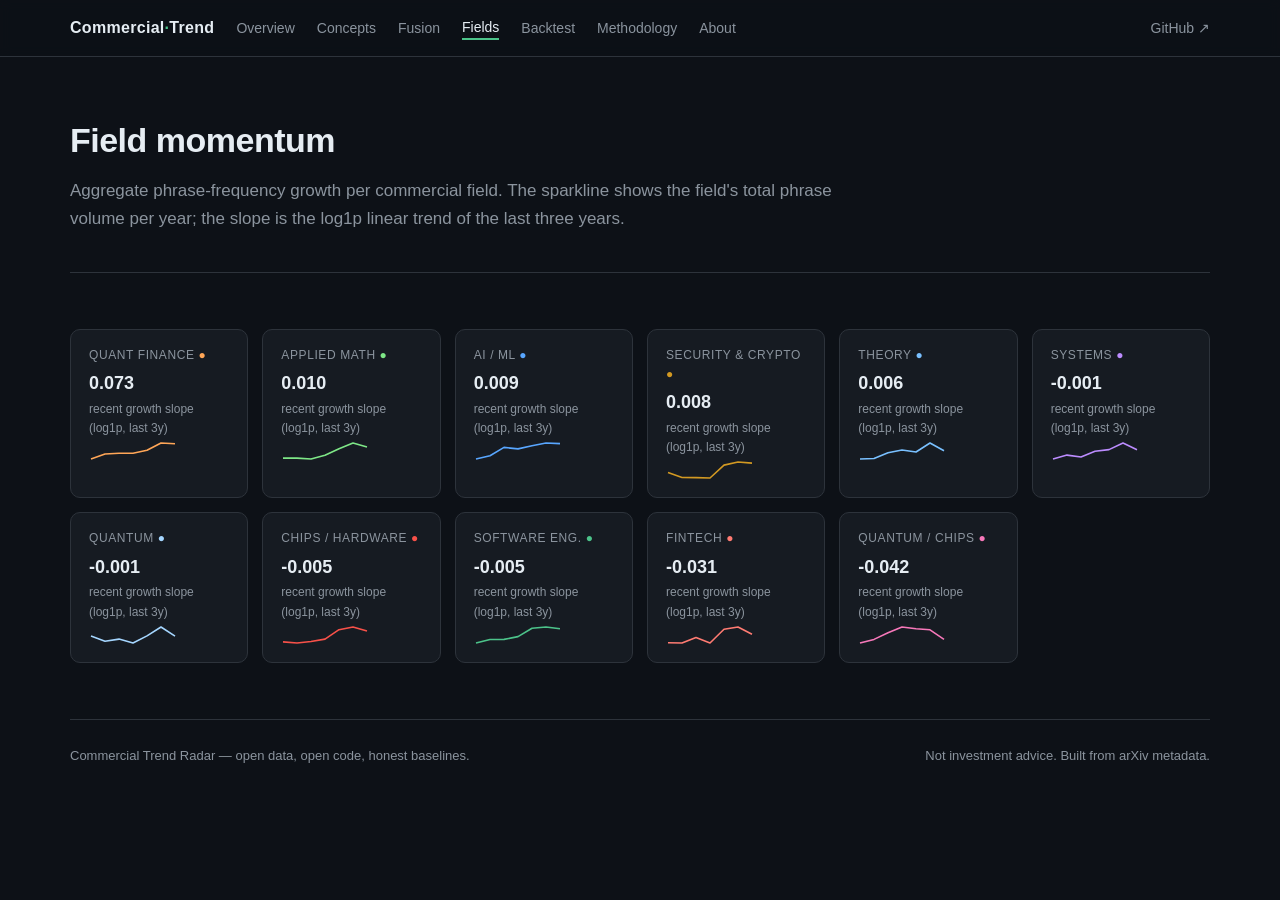
<file: docs/fields.html>
<!DOCTYPE html>
<html lang="en"><head>
<meta charset="utf-8"><meta name="viewport" content="width=device-width,initial-scale=1">
<title>Fields — Commercial Trend Radar</title>
<link rel="stylesheet" href="assets/main.css">
<meta name="description" content="Data-driven, backtested watchlist of research areas with commercialization potential, built from arXiv.">
</head><body>
<header class="site"><div class="container nav">
  <a class="brand" href="index.html">Commercial<span class="dot">·</span>Trend</a>
  <a class="nav-link" href="index.html">Overview</a><a class="nav-link" href="concepts.html">Concepts</a><a class="nav-link" href="fusion.html">Fusion</a><a class="nav-link active" href="fields.html">Fields</a><a class="nav-link" href="backtest.html">Backtest</a><a class="nav-link" href="methodology.html">Methodology</a><a class="nav-link" href="about.html">About</a>
  <span class="spacer"></span>
  <a class="nav-link" href="https://github.com/zmath01/commercial-trend">GitHub ↗</a>
</div></header>
<main class="container">
<div class="hero"><h1>Field momentum</h1>
<p class="lead">Aggregate phrase-frequency growth per commercial field. The sparkline
shows the field's total phrase volume per year; the slope is the log1p linear trend of
the last three years.</p></div>
<section><div class="cards"><div class="card">
<div class="k">Quant Finance <span style="color:#ffa657">●</span></div>
<div class="v" style="font-size:18px">0.073</div>
<div class="s">recent growth slope (log1p, last 3y)</div>
<svg class="spark" width="88" height="22" viewBox="0 0 88 22"><polyline points="2.0,19.0 16.0,14.0 30.0,13.3 44.0,13.2 58.0,10.3 72.0,3.0 86.0,3.8" fill="none" stroke="#ffa657" stroke-width="1.6" stroke-linejoin="round"/></svg></div><div class="card">
<div class="k">Applied Math <span style="color:#7ee787">●</span></div>
<div class="v" style="font-size:18px">0.010</div>
<div class="s">recent growth slope (log1p, last 3y)</div>
<svg class="spark" width="88" height="22" viewBox="0 0 88 22"><polyline points="2.0,18.1 16.0,18.1 30.0,19.0 44.0,15.2 58.0,8.7 72.0,3.0 86.0,7.1" fill="none" stroke="#7ee787" stroke-width="1.6" stroke-linejoin="round"/></svg></div><div class="card">
<div class="k">AI / ML <span style="color:#58a6ff">●</span></div>
<div class="v" style="font-size:18px">0.009</div>
<div class="s">recent growth slope (log1p, last 3y)</div>
<svg class="spark" width="88" height="22" viewBox="0 0 88 22"><polyline points="2.0,19.0 16.0,15.7 30.0,7.4 44.0,8.9 58.0,5.7 72.0,3.0 86.0,3.6" fill="none" stroke="#58a6ff" stroke-width="1.6" stroke-linejoin="round"/></svg></div><div class="card">
<div class="k">Security &amp; Crypto <span style="color:#d29922">●</span></div>
<div class="v" style="font-size:18px">0.008</div>
<div class="s">recent growth slope (log1p, last 3y)</div>
<svg class="spark" width="88" height="22" viewBox="0 0 88 22"><polyline points="2.0,13.6 16.0,18.5 30.0,18.6 44.0,19.0 58.0,6.1 72.0,3.0 86.0,4.1" fill="none" stroke="#d29922" stroke-width="1.6" stroke-linejoin="round"/></svg></div><div class="card">
<div class="k">Theory <span style="color:#79c0ff">●</span></div>
<div class="v" style="font-size:18px">0.006</div>
<div class="s">recent growth slope (log1p, last 3y)</div>
<svg class="spark" width="88" height="22" viewBox="0 0 88 22"><polyline points="2.0,19.0 16.0,18.5 30.0,12.8 44.0,10.0 58.0,12.0 72.0,3.0 86.0,10.8" fill="none" stroke="#79c0ff" stroke-width="1.6" stroke-linejoin="round"/></svg></div><div class="card">
<div class="k">Systems <span style="color:#bc8cff">●</span></div>
<div class="v" style="font-size:18px">-0.001</div>
<div class="s">recent growth slope (log1p, last 3y)</div>
<svg class="spark" width="88" height="22" viewBox="0 0 88 22"><polyline points="2.0,19.0 16.0,15.1 30.0,17.0 44.0,11.3 58.0,9.6 72.0,3.0 86.0,9.7" fill="none" stroke="#bc8cff" stroke-width="1.6" stroke-linejoin="round"/></svg></div><div class="card">
<div class="k">Quantum <span style="color:#a5d6ff">●</span></div>
<div class="v" style="font-size:18px">-0.001</div>
<div class="s">recent growth slope (log1p, last 3y)</div>
<svg class="spark" width="88" height="22" viewBox="0 0 88 22"><polyline points="2.0,12.1 16.0,17.2 30.0,15.1 44.0,19.0 58.0,11.9 72.0,3.0 86.0,12.1" fill="none" stroke="#a5d6ff" stroke-width="1.6" stroke-linejoin="round"/></svg></div><div class="card">
<div class="k">Chips / Hardware <span style="color:#f85149">●</span></div>
<div class="v" style="font-size:18px">-0.005</div>
<div class="s">recent growth slope (log1p, last 3y)</div>
<svg class="spark" width="88" height="22" viewBox="0 0 88 22"><polyline points="2.0,17.9 16.0,19.0 30.0,17.5 44.0,15.1 58.0,5.7 72.0,3.0 86.0,7.0" fill="none" stroke="#f85149" stroke-width="1.6" stroke-linejoin="round"/></svg></div><div class="card">
<div class="k">Software Eng. <span style="color:#4cc38a">●</span></div>
<div class="v" style="font-size:18px">-0.005</div>
<div class="s">recent growth slope (log1p, last 3y)</div>
<svg class="spark" width="88" height="22" viewBox="0 0 88 22"><polyline points="2.0,19.0 16.0,15.5 30.0,15.4 44.0,12.6 58.0,4.2 72.0,3.0 86.0,4.8" fill="none" stroke="#4cc38a" stroke-width="1.6" stroke-linejoin="round"/></svg></div><div class="card">
<div class="k">Fintech <span style="color:#ff7b72">●</span></div>
<div class="v" style="font-size:18px">-0.031</div>
<div class="s">recent growth slope (log1p, last 3y)</div>
<svg class="spark" width="88" height="22" viewBox="0 0 88 22"><polyline points="2.0,18.8 16.0,19.0 30.0,13.5 44.0,19.0 58.0,5.3 72.0,3.0 86.0,10.2" fill="none" stroke="#ff7b72" stroke-width="1.6" stroke-linejoin="round"/></svg></div><div class="card">
<div class="k">Quantum / Chips <span style="color:#f778ba">●</span></div>
<div class="v" style="font-size:18px">-0.042</div>
<div class="s">recent growth slope (log1p, last 3y)</div>
<svg class="spark" width="88" height="22" viewBox="0 0 88 22"><polyline points="2.0,19.0 16.0,15.4 30.0,8.8 44.0,3.0 58.0,4.8 72.0,5.8 86.0,15.3" fill="none" stroke="#f778ba" stroke-width="1.6" stroke-linejoin="round"/></svg></div></div></section>
</main>
<footer><div class="container row">
  <span>Commercial Trend Radar — open data, open code, honest baselines.</span>
  <span>Not investment advice. Built from arXiv metadata.</span>
</div></footer>
</body></html>
</file>
<file: docs/assets/main.css>
/* commercial-trend — dark professional theme */
:root {
  --bg: #0d1117;
  --bg2: #161b22;
  --bg3: #1c2333;
  --border: #2d333b;
  --text: #e6edf3;
  --muted: #8b949e;
  --accent: #4cc38a;
  --accent2: #58a6ff;
  --warn: #d29922;
  --danger: #f85149;
  --mono: ui-monospace, SFMono-Regular, "SF Mono", Menlo, Consolas, monospace;
}
* { box-sizing: border-box; }
html { scroll-behavior: smooth; }
body {
  margin: 0;
  background: var(--bg);
  color: var(--text);
  font: 15px/1.6 -apple-system, "Segoe UI", Roboto, "Helvetica Neue", Arial,
        "PingFang SC", "Microsoft YaHei", sans-serif;
}
a { color: var(--accent2); text-decoration: none; }
a:hover { text-decoration: underline; }
.container { max-width: 1180px; margin: 0 auto; padding: 0 20px; }

/* header */
header.site {
  position: sticky; top: 0; z-index: 10;
  background: rgba(13,17,23,.92); backdrop-filter: blur(6px);
  border-bottom: 1px solid var(--border);
}
.nav { display: flex; align-items: center; gap: 22px; height: 56px; flex-wrap: wrap; }
.nav .brand { font-weight: 700; font-size: 16px; color: var(--text); letter-spacing: .3px; }
.nav .brand .dot { color: var(--accent); }
.nav a.nav-link { color: var(--muted); font-size: 14px; }
.nav a.nav-link.active { color: var(--text); border-bottom: 2px solid var(--accent); }
.nav .spacer { flex: 1; }

/* hero */
.hero { padding: 56px 0 34px; border-bottom: 1px solid var(--border); }
.hero h1 { font-size: 34px; margin: 0 0 10px; letter-spacing: -.5px; }
.hero p.lead { color: var(--muted); font-size: 17px; max-width: 820px; margin: 0 0 6px; }
.hero .badge { display: inline-block; background: var(--bg3); border: 1px solid var(--border);
  color: var(--muted); border-radius: 20px; padding: 2px 12px; font-size: 12px; margin: 2px 6px 2px 0; }

/* stat cards */
.cards { display: grid; grid-template-columns: repeat(auto-fit, minmax(170px, 1fr)); gap: 14px; margin: 26px 0; }
.card { background: var(--bg2); border: 1px solid var(--border); border-radius: 10px; padding: 16px 18px; }
.card .k { color: var(--muted); font-size: 12px; text-transform: uppercase; letter-spacing: .6px; }
.card .v { font-size: 26px; font-weight: 700; margin-top: 4px; font-variant-numeric: tabular-nums; }
.card .s { color: var(--muted); font-size: 12px; margin-top: 2px; }

/* sections */
section { padding: 30px 0; border-bottom: 1px solid var(--border); }
h2.sec { font-size: 20px; margin: 0 0 4px; }
p.sub { color: var(--muted); margin: 0 0 16px; max-width: 900px; }

/* tables */
table { width: 100%; border-collapse: collapse; font-size: 13.5px; }
th { text-align: left; color: var(--muted); font-weight: 600; font-size: 12px;
  text-transform: uppercase; letter-spacing: .5px; padding: 8px 10px; border-bottom: 1px solid var(--border); }
td { padding: 8px 10px; border-bottom: 1px solid #21262d; font-variant-numeric: tabular-nums; }
tr:hover td { background: rgba(56,139,253,.06); }
td.num, th.num { text-align: right; }
.mono { font-family: var(--mono); font-size: 12.5px; }
.tag { display: inline-block; padding: 1px 8px; border-radius: 12px; font-size: 11.5px;
  border: 1px solid var(--border); background: var(--bg3); color: var(--muted); }
.good { color: var(--accent); }
.bad { color: var(--danger); }
.warn { color: var(--warn); }

/* sparklines */
.spark { vertical-align: middle; margin-right: 4px; }

/* filter buttons */
.filters { margin: 10px 0 14px; display: flex; gap: 8px; flex-wrap: wrap; }
.filters button { background: var(--bg3); color: var(--muted); border: 1px solid var(--border);
  border-radius: 16px; padding: 4px 14px; font-size: 12.5px; cursor: pointer; }
.filters button.active { color: var(--text); border-color: var(--accent); }

/* force graph */
#graph { width: 100%; height: 520px; background: var(--bg2); border: 1px solid var(--border);
  border-radius: 10px; }
#graph .fallback { color: var(--muted); text-align: center; padding-top: 200px; }

/* callout */
.callout { border-left: 3px solid var(--accent); background: var(--bg2); padding: 12px 16px;
  border-radius: 0 8px 8px 0; margin: 14px 0; font-size: 13.5px; }
.callout.warn { border-left-color: var(--warn); }
.callout.danger { border-left-color: var(--danger); }

/* methodology prose */
.prose { max-width: 900px; }
.prose h2 { font-size: 21px; margin-top: 34px; border-bottom: 1px solid var(--border); padding-bottom: 6px; }
.prose h3 { font-size: 16px; margin-top: 24px; }
.prose code { background: var(--bg3); border: 1px solid var(--border); padding: 1px 6px;
  border-radius: 5px; font-family: var(--mono); font-size: 12.5px; }
.prose pre { background: var(--bg2); border: 1px solid var(--border); border-radius: 8px;
  padding: 14px; overflow-x: auto; font-family: var(--mono); font-size: 12.5px; }
.prose ul, .prose ol { padding-left: 22px; }

/* footer */
footer { padding: 26px 0 40px; color: var(--muted); font-size: 13px; }
footer .row { display: flex; gap: 24px; flex-wrap: wrap; justify-content: space-between; }
.hidden { display: none; }
</file>
